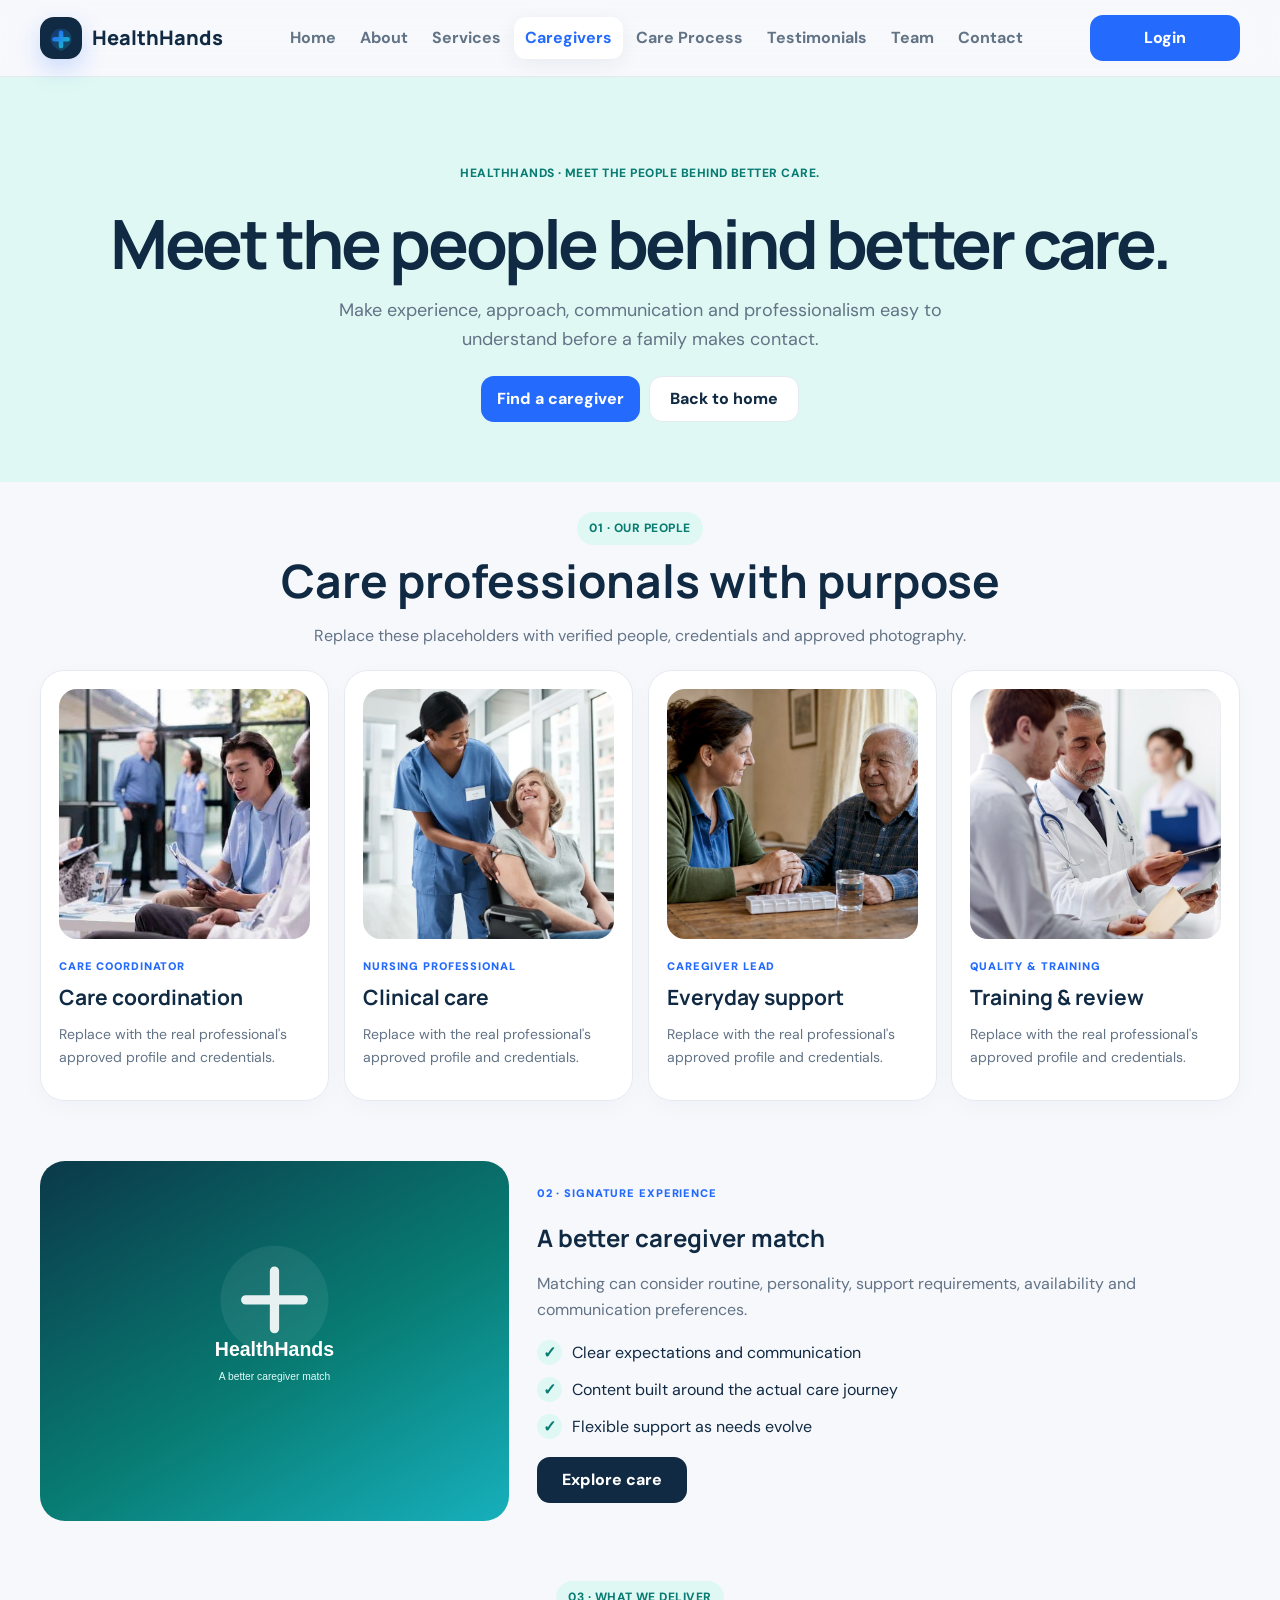
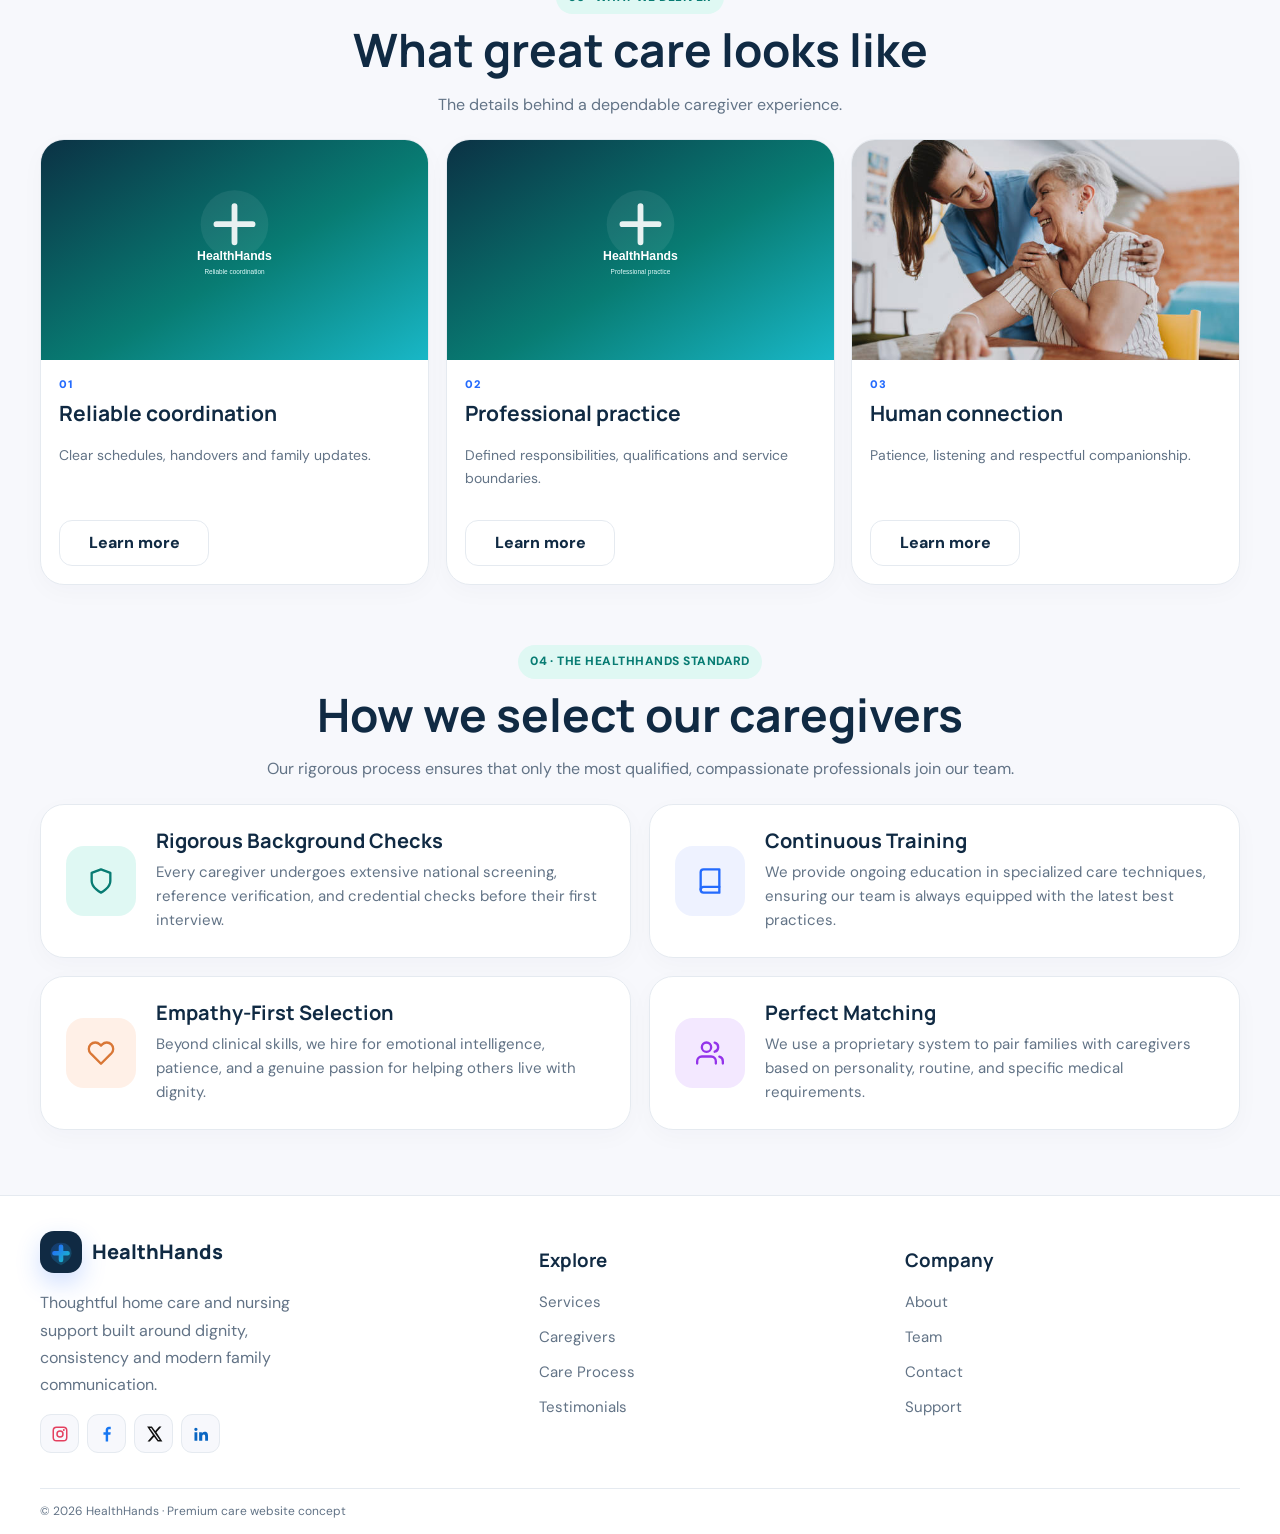
<file: caregivers.html>
<!DOCTYPE html>
<html lang="en">
<head>
<meta charset="UTF-8">
<meta name="viewport" content="width=device-width,initial-scale=1.0">
<meta name="theme-color" content="#102a43">
<title>HealthHands — Caregivers</title>
<link rel="icon" type="image/svg+xml" href="data:image/svg+xml,%3Csvg xmlns='http://www.w3.org/2000/svg' viewBox='0 0 64 64'%3E%3Cdefs%3E%3ClinearGradient id='g' x1='0%25' y1='0%25' x2='100%25' y2='100%25'%3E%3Cstop offset='0%25' stop-color='%23246bfd' /%3E%3Cstop offset='100%25' stop-color='%2319b8c8' /%3E%3C/linearGradient%3E%3C/defs%3E%3Crect width='64' height='64' rx='16' fill='%23102a43'/%3E%3Cpath d='M32 18 C22 18 16 25 16 34 C16 45 32 52 32 52 C32 52 48 45 48 34 C48 25 42 18 32 18 Z' fill='url(%23g)' opacity='0.25'/%3E%3Cpath d='M32 24 L32 44 M22 34 L42 34' stroke='url(%23g)' stroke-width='7' stroke-linecap='round'/%3E%3C/svg%3E">
<link rel="preconnect" href="https://fonts.googleapis.com">
<link rel="preconnect" href="https://fonts.gstatic.com" crossorigin>
<link href="https://fonts.googleapis.com/css2?family=DM+Sans:wght@400;500;600;700&family=Manrope:wght@500;600;700;800&display=swap" rel="stylesheet">
<link rel="stylesheet" href="css/style.css">
</head>
<body>
<header class="topbar">
<div class="container nav">
<div class="logo" onclick="go('home')"><svg class="logoMark" viewBox="0 0 64 64" xmlns="http://www.w3.org/2000/svg"><defs><linearGradient id="logoG" x1="0%" y1="0%" x2="100%" y2="100%"><stop offset="0%" stop-color="#246bfd" /><stop offset="100%" stop-color="#19b8c8" /></linearGradient></defs><rect width="64" height="64" rx="16" fill="#102a43"/><path d="M32 18 C22 18 16 25 16 34 C16 45 32 52 32 52 C32 52 48 45 48 34 C48 25 42 18 32 18 Z" fill="url(#logoG)" opacity="0.25"/><path d="M32 24 L32 44 M22 34 L42 34" stroke="url(#logoG)" stroke-width="7" stroke-linecap="round"/></svg>HealthHands</div>
<nav class="navlinks">
<button class="" onclick="go('home')">Home</button><button class="" onclick="go('about')">About</button><button class="" onclick="go('services')">Services</button><button class="active" onclick="go('caregivers')">Caregivers</button><button class="" onclick="go('process')">Care Process</button><button class="" onclick="go('testimonials')">Testimonials</button><button class="" onclick="go('team')">Team</button><button class="" onclick="go('contact')">Contact</button>
</nav>
<div class="navActions">
<button class="hamb" onclick="document.querySelector('.mobileNav').classList.toggle('hide')">☰</button>
<button class="btn blue desktopContact" onclick="go('login')">Login</button>
</div>
</div>
<div class="container mobileNav hide">
<button onclick="go('home')">Home</button><button onclick="go('about')">About</button><button onclick="go('services')">Services</button><button class="active" onclick="go('caregivers')">Caregivers</button><button onclick="go('process')">Care Process</button><button onclick="go('testimonials')">Testimonials</button><button onclick="go('team')">Team</button><button onclick="go('contact')">Contact</button>
<button class="btn blue" style="margin-top:10px" onclick="go('login')">Login</button>
</div>
</header><main>
<section class="pageHeroCenter"><div class="container"><div><span class="kicker">HealthHands · Meet the people behind better care.</span><h1>Meet the people behind better care.</h1><p>Make experience, approach, communication and professionalism easy to understand before a family makes contact.</p><div class="actions"><button class="btn blue" onclick="go('contact')">Find a caregiver</button><button class="btn light" onclick="go('home')">Back to home</button></div></div></div></section><section class="section"><div class="container"><div class="sectionHead"><span class="kicker">01 · Our people</span><h2>Care professionals with purpose</h2><p>Replace these placeholders with verified people, credentials and approved photography.</p></div><div class="profileGrid"><article class="card profile"><img loading="lazy" decoding="async" referrerpolicy="no-referrer" src="./image/Care coordination.png" alt="Care coordination"><span class="tag">Care Coordinator</span><h3>Care coordination</h3><p class="muted">Replace with the real professional's approved profile and credentials.</p></article><article class="card profile"><img loading="lazy" decoding="async" referrerpolicy="no-referrer" src="./image/Clinical care.png" alt="Clinical care"><span class="tag">Nursing Professional</span><h3>Clinical care</h3><p class="muted">Replace with the real professional's approved profile and credentials.</p></article><article class="card profile"><img loading="lazy" decoding="async" referrerpolicy="no-referrer" src="./image/Everyday support.png" alt="Everyday support"><span class="tag">Caregiver Lead</span><h3>Everyday support</h3><p class="muted">Replace with the real professional's approved profile and credentials.</p></article><article class="card profile"><img loading="lazy" decoding="async" referrerpolicy="no-referrer" src="./image/Training & review.png" alt="Training & review"><span class="tag">Quality & Training</span><h3>Training & review</h3><p class="muted">Replace with the real professional's approved profile and credentials.</p></article></div></div></section><section class="section"><div class="container serviceFeature"><img loading="lazy" decoding="async" referrerpolicy="no-referrer" src="https://images.pexels.com/photos/29372534/pexels-photo-29372534.jpeg?auto=compress&cs=tinysrgb&w=2400&q=88" alt="A better caregiver match"><div><span class="tag">02 · Signature experience</span><h2>A better caregiver match</h2><p class="muted" style="font-size:16px">Matching can consider routine, personality, support requirements, availability and communication preferences.</p><div class="featureList"><div class="feature"><b class="tick">✓</b><span>Clear expectations and communication</span></div><div class="feature"><b class="tick">✓</b><span>Content built around the actual care journey</span></div><div class="feature"><b class="tick">✓</b><span>Flexible support as needs evolve</span></div></div><button class="btn primary" onclick="go('contact')">Explore care</button></div></div></section><section class="section"><div class="container"><div class="sectionHead"><span class="kicker">03 · What we deliver</span><h2>What great care looks like</h2><p>The details behind a dependable caregiver experience.</p></div><div class="grid3"><article class="card"><div class="cardImage"><img loading="lazy" decoding="async" referrerpolicy="no-referrer" src="https://images.pexels.com/photos/6129153/pexels-photo-6129153.jpeg?auto=compress&cs=tinysrgb&w=2400&q=88" alt="Reliable coordination"></div><span class="tag">01</span><h3>Reliable coordination</h3><p class="muted">Clear schedules, handovers and family updates.</p><div class="actions"><button class="btn light" onclick="go('contact')">Learn more</button></div></article><article class="card"><div class="cardImage"><img loading="lazy" decoding="async" referrerpolicy="no-referrer" src="https://images.pexels.com/photos/6129680/pexels-photo-6129680.jpeg?auto=compress&cs=tinysrgb&w=2400&q=88" alt="Professional practice"></div><span class="tag">02</span><h3>Professional practice</h3><p class="muted">Defined responsibilities, qualifications and service boundaries.</p><div class="actions"><button class="btn light" onclick="go('contact')">Learn more</button></div></article><article class="card"><div class="cardImage"><img loading="lazy" decoding="async" referrerpolicy="no-referrer" src="./image/Human connection.png" alt="Human connection"></div><span class="tag">03</span><h3>Human connection</h3><p class="muted">Patience, listening and respectful companionship.</p><div class="actions"><button class="btn light" onclick="go('contact')">Learn more</button></div></article></div></div></section><section class="section"><div class="container"><div class="sectionHead"><span class="kicker">04 · The HealthHands Standard</span><h2>How we select our caregivers</h2><p>Our rigorous process ensures that only the most qualified, compassionate professionals join our team.</p></div><div class="grid2"><div class="card featureCard" style="display:flex;flex-direction:row;gap:20px;align-items:center;padding:25px;"><div style="width:70px;height:70px;border-radius:18px;background:var(--mint);color:#087c73;display:grid;place-items:center;flex-shrink:0;"><svg width="28" height="28" viewBox="0 0 24 24" fill="none" stroke="currentColor" stroke-width="2" stroke-linecap="round" stroke-linejoin="round"><path d="M12 22s8-4 8-10V5l-8-3-8 3v7c0 6 8 10 8 10z"></path></svg></div><div><h3 style="margin:0 0 8px 0;font-size:20px;">Rigorous Background Checks</h3><p class="muted" style="margin:0;font-size:15px;">Every caregiver undergoes extensive national screening, reference verification, and credential checks before their first interview.</p></div></div><div class="card featureCard" style="display:flex;flex-direction:row;gap:20px;align-items:center;padding:25px;"><div style="width:70px;height:70px;border-radius:18px;background:#eef2ff;color:var(--blue);display:grid;place-items:center;flex-shrink:0;"><svg width="28" height="28" viewBox="0 0 24 24" fill="none" stroke="currentColor" stroke-width="2" stroke-linecap="round" stroke-linejoin="round"><path d="M4 19.5A2.5 2.5 0 0 1 6.5 17H20"></path><path d="M6.5 2H20v20H6.5A2.5 2.5 0 0 1 4 19.5v-15A2.5 2.5 0 0 1 6.5 2z"></path></svg></div><div><h3 style="margin:0 0 8px 0;font-size:20px;">Continuous Training</h3><p class="muted" style="margin:0;font-size:15px;">We provide ongoing education in specialized care techniques, ensuring our team is always equipped with the latest best practices.</p></div></div><div class="card featureCard" style="display:flex;flex-direction:row;gap:20px;align-items:center;padding:25px;"><div style="width:70px;height:70px;border-radius:18px;background:#fff0e7;color:#d97736;display:grid;place-items:center;flex-shrink:0;"><svg width="28" height="28" viewBox="0 0 24 24" fill="none" stroke="currentColor" stroke-width="2" stroke-linecap="round" stroke-linejoin="round"><path d="M20.84 4.61a5.5 5.5 0 0 0-7.78 0L12 5.67l-1.06-1.06a5.5 5.5 0 0 0-7.78 7.78l1.06 1.06L12 21.23l7.78-7.78 1.06-1.06a5.5 5.5 0 0 0 0-7.78z"></path></svg></div><div><h3 style="margin:0 0 8px 0;font-size:20px;">Empathy-First Selection</h3><p class="muted" style="margin:0;font-size:15px;">Beyond clinical skills, we hire for emotional intelligence, patience, and a genuine passion for helping others live with dignity.</p></div></div><div class="card featureCard" style="display:flex;flex-direction:row;gap:20px;align-items:center;padding:25px;"><div style="width:70px;height:70px;border-radius:18px;background:#f3e8ff;color:#9333ea;display:grid;place-items:center;flex-shrink:0;"><svg width="28" height="28" viewBox="0 0 24 24" fill="none" stroke="currentColor" stroke-width="2" stroke-linecap="round" stroke-linejoin="round"><path d="M17 21v-2a4 4 0 0 0-4-4H5a4 4 0 0 0-4 4v2"></path><circle cx="9" cy="7" r="4"></circle><path d="M23 21v-2a4 4 0 0 0-3-3.87"></path><path d="M16 3.13a4 4 0 0 1 0 7.75"></path></svg></div><div><h3 style="margin:0 0 8px 0;font-size:20px;">Perfect Matching</h3><p class="muted" style="margin:0;font-size:15px;">We use a proprietary system to pair families with caregivers based on personality, routine, and specific medical requirements.</p></div></div></div></div></section></main><footer>
<div class="container footerGrid">
<div>
<div class="logo"><svg class="logoMark" viewBox="0 0 64 64" xmlns="http://www.w3.org/2000/svg"><defs><linearGradient id="logoG" x1="0%" y1="0%" x2="100%" y2="100%"><stop offset="0%" stop-color="#246bfd" /><stop offset="100%" stop-color="#19b8c8" /></linearGradient></defs><rect width="64" height="64" rx="16" fill="#102a43"/><path d="M32 18 C22 18 16 25 16 34 C16 45 32 52 32 52 C32 52 48 45 48 34 C48 25 42 18 32 18 Z" fill="url(#logoG)" opacity="0.25"/><path d="M32 24 L32 44 M22 34 L42 34" stroke="url(#logoG)" stroke-width="7" stroke-linecap="round"/></svg>HealthHands</div>
<p>Thoughtful home care and nursing support built around dignity, consistency and modern family communication.</p>
<div class="socials"><a class="social" href="#"><svg viewBox="0 0 24 24"><path fill="#E4405F" d="M7.4 2h9.2A5.4 5.4 0 0 1 22 7.4v9.2a5.4 5.4 0 0 1-5.4 5.4H7.4A5.4 5.4 0 0 1 2 16.6V7.4A5.4 5.4 0 0 1 7.4 2Zm0 2A3.4 3.4 0 0 0 4 7.4v9.2A3.4 3.4 0 0 0 7.4 20h9.2a3.4 3.4 0 0 0 3.4-3.4V7.4A3.4 3.4 0 0 0 16.6 4H7.4Zm9.7 1.4a1.3 1.3 0 1 1 0 2.6 1.3 1.3 0 0 1 0-2.6ZM12 7a5 5 0 1 1 0 10 5 5 0 0 1 0-10Zm0 2a3 3 0 1 0 0 6 3 3 0 0 0-0-6Z"/></svg></a><a class="social" href="#"><svg viewBox="0 0 24 24"><path fill="#1877F2" d="M13.5 22v-9h3l.5-3.5h-3.5V7.2c0-1 .28-1.7 1.74-1.7H17V2.37C16.62 2.32 15.72 2.25 14.67 2.25c-2.62 0-4.42 1.6-4.42 4.54v2.71H7.28V13h2.97v9h3.25Z"/></svg></a><a class="social" href="#"><svg viewBox="0 0 24 24"><path fill="#111" d="M18.9 2H22l-6.77 7.74L23.2 22h-6.25l-4.9-6.41L6.45 22H3.35l7.25-8.29L2.8 2h6.4l4.43 5.86L18.9 2Zm-1.1 17.9h1.73L8.28 4H6.42L17.8 19.9Z"/></svg></a><a class="social" href="#"><svg viewBox="0 0 24 24"><path fill="#0A66C2" d="M5.2 3.5A2.2 2.2 0 1 1 5.2 7.9a2.2 2.2 0 0 1 0-4.4ZM3.3 9.5h3.8V21H3.3V9.5Zm6.2 0h3.65v1.57h.05c.51-.96 1.75-1.97 3.6-1.97 3.85 0 4.56 2.53 4.56 5.82V21h-3.8v-5.39c0-1.29-.02-2.95-1.8-2.95-1.8 0-2.08 1.4-2.08 2.85V21H9.5V9.5Z"/></svg></a></div>
</div>
<div><h3>Explore</h3><div class="footerLinks"><a onclick="go('services')">Services</a><a onclick="go('caregivers')">Caregivers</a><a onclick="go('process')">Care Process</a><a onclick="go('testimonials')">Testimonials</a></div></div>
<div><h3>Company</h3><div class="footerLinks"><a onclick="go('about')">About</a><a onclick="go('team')">Team</a><a onclick="go('contact')">Contact</a><a onclick="go('contact')">Support</a></div></div>
</div>
<div class="container copyright">© 2026 HealthHands · Premium care website concept</div>
</footer>
<button class="toTop" id="topBtn" onclick="window.scrollTo({top:0,behavior:'smooth'}); return false;">↑</button>
<script src="js/script.js"></script>
</body>
</html>
</file>
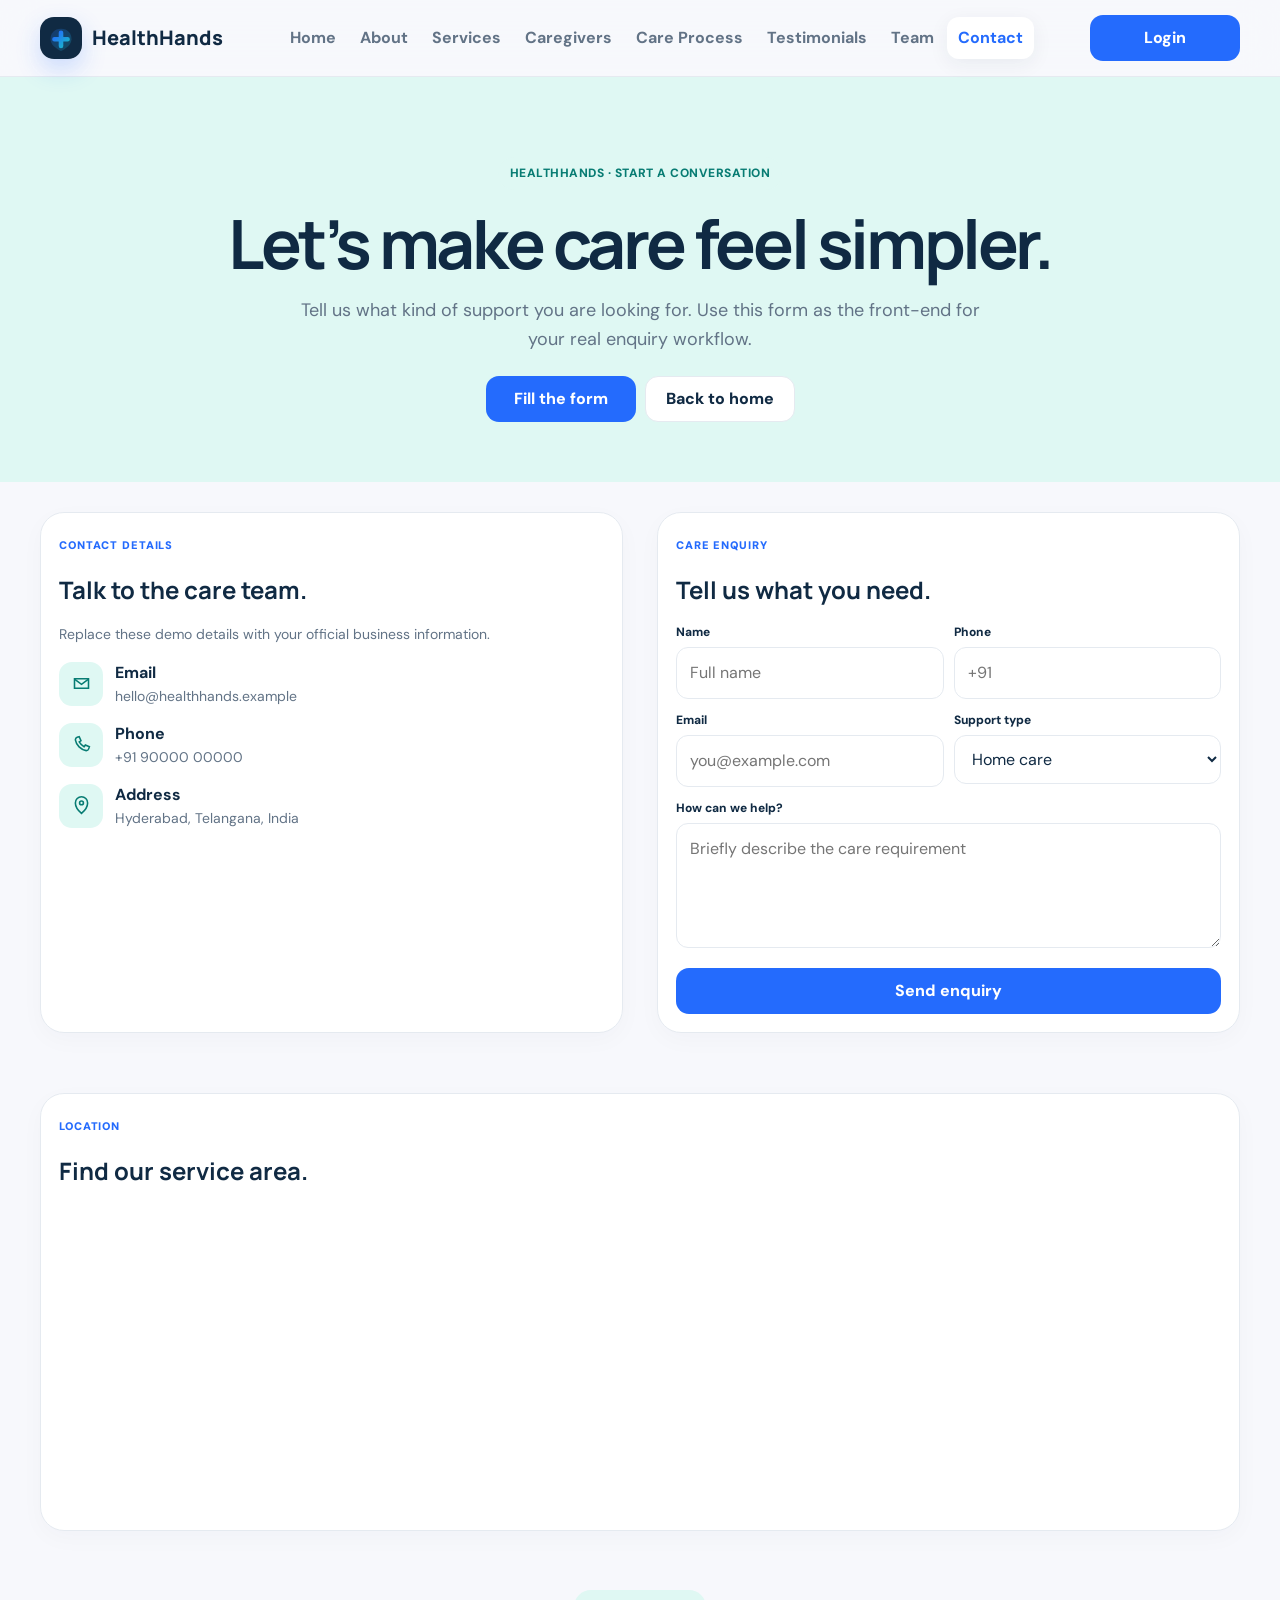
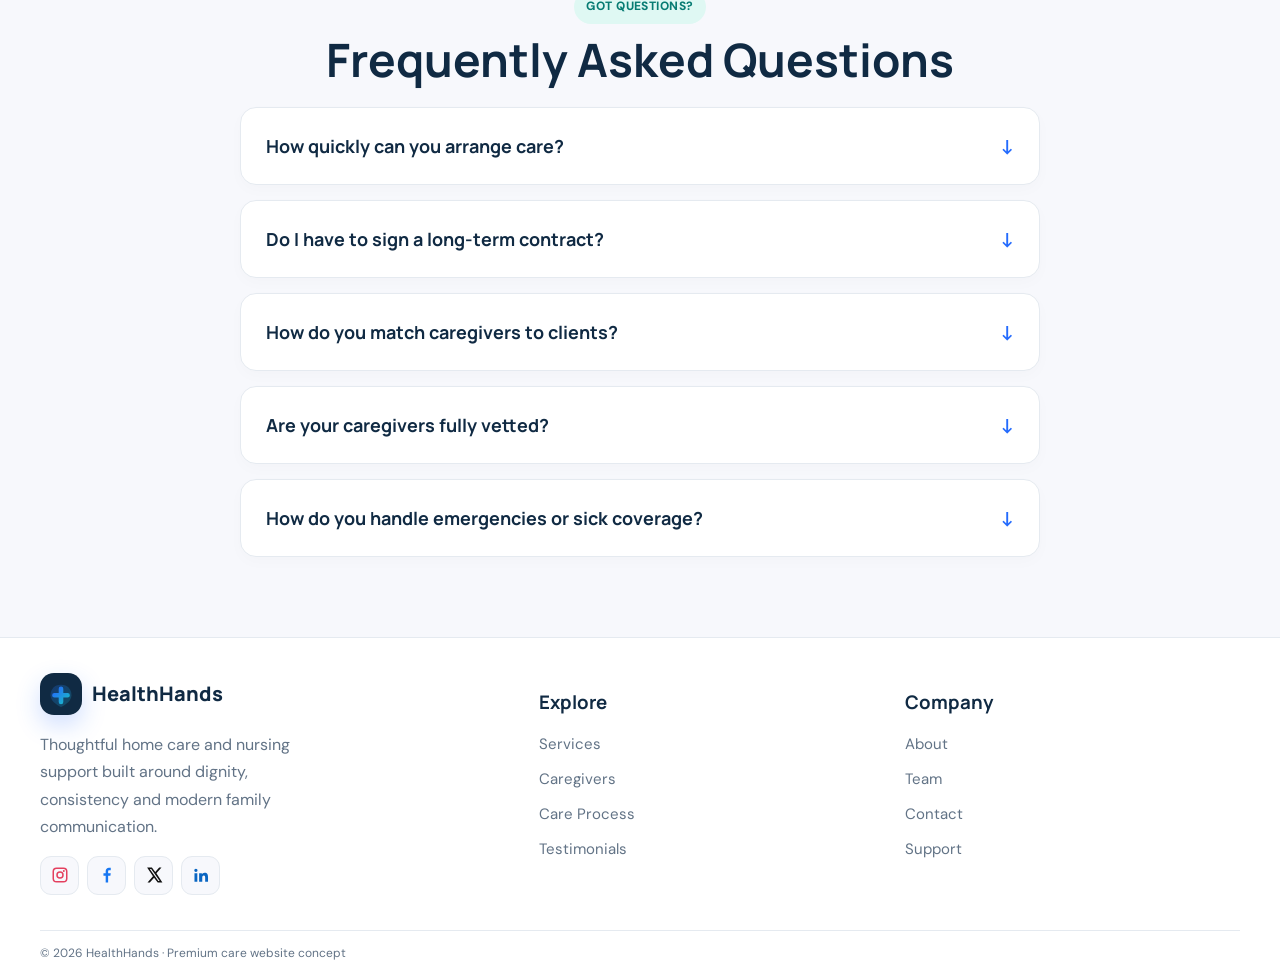
<file: contact.html>
<!DOCTYPE html>
<html lang="en">
<head>
<meta charset="UTF-8">
<meta name="viewport" content="width=device-width,initial-scale=1.0">
<meta name="theme-color" content="#102a43">
<title>HealthHands — Contact</title>
<link rel="icon" type="image/svg+xml" href="data:image/svg+xml,%3Csvg xmlns='http://www.w3.org/2000/svg' viewBox='0 0 64 64'%3E%3Cdefs%3E%3ClinearGradient id='g' x1='0%25' y1='0%25' x2='100%25' y2='100%25'%3E%3Cstop offset='0%25' stop-color='%23246bfd' /%3E%3Cstop offset='100%25' stop-color='%2319b8c8' /%3E%3C/linearGradient%3E%3C/defs%3E%3Crect width='64' height='64' rx='16' fill='%23102a43'/%3E%3Cpath d='M32 18 C22 18 16 25 16 34 C16 45 32 52 32 52 C32 52 48 45 48 34 C48 25 42 18 32 18 Z' fill='url(%23g)' opacity='0.25'/%3E%3Cpath d='M32 24 L32 44 M22 34 L42 34' stroke='url(%23g)' stroke-width='7' stroke-linecap='round'/%3E%3C/svg%3E">
<link rel="preconnect" href="https://fonts.googleapis.com">
<link rel="preconnect" href="https://fonts.gstatic.com" crossorigin>
<link href="https://fonts.googleapis.com/css2?family=DM+Sans:wght@400;500;600;700&family=Manrope:wght@500;600;700;800&display=swap" rel="stylesheet">
<link rel="stylesheet" href="css/style.css">
</head>
<body>
<header class="topbar">
<div class="container nav">
<div class="logo" onclick="go('home')"><svg class="logoMark" viewBox="0 0 64 64" xmlns="http://www.w3.org/2000/svg"><defs><linearGradient id="logoG" x1="0%" y1="0%" x2="100%" y2="100%"><stop offset="0%" stop-color="#246bfd" /><stop offset="100%" stop-color="#19b8c8" /></linearGradient></defs><rect width="64" height="64" rx="16" fill="#102a43"/><path d="M32 18 C22 18 16 25 16 34 C16 45 32 52 32 52 C32 52 48 45 48 34 C48 25 42 18 32 18 Z" fill="url(#logoG)" opacity="0.25"/><path d="M32 24 L32 44 M22 34 L42 34" stroke="url(#logoG)" stroke-width="7" stroke-linecap="round"/></svg>HealthHands</div>
<nav class="navlinks">
<button class="" onclick="go('home')">Home</button><button class="" onclick="go('about')">About</button><button class="" onclick="go('services')">Services</button><button class="" onclick="go('caregivers')">Caregivers</button><button class="" onclick="go('process')">Care Process</button><button class="" onclick="go('testimonials')">Testimonials</button><button class="" onclick="go('team')">Team</button><button class="active" onclick="go('contact')">Contact</button>
</nav>
<div class="navActions">
<button class="hamb" onclick="document.querySelector('.mobileNav').classList.toggle('hide')">☰</button>
<button class="btn blue desktopContact" onclick="go('login')">Login</button>
</div>
</div>
<div class="container mobileNav hide">
<button onclick="go('home')">Home</button><button onclick="go('about')">About</button><button onclick="go('services')">Services</button><button onclick="go('caregivers')">Caregivers</button><button onclick="go('process')">Care Process</button><button onclick="go('testimonials')">Testimonials</button><button onclick="go('team')">Team</button><button class="active" onclick="go('contact')">Contact</button>
<button class="btn blue" style="margin-top:10px" onclick="go('login')">Login</button>
</div>
</header><main>
<section class="pageHeroCenter"><div class="container"><div><span class="kicker">HealthHands · Start a conversation</span><h1>Let’s make care feel simpler.</h1><p>Tell us what kind of support you are looking for. Use this form as the front-end for your real enquiry workflow.</p><div class="actions"><button class="btn blue" onclick="window.scrollTo({top: 500, behavior: 'smooth'})">Fill the form</button><button class="btn light" onclick="go('home')">Back to home</button></div></div></div></section>
<section class="section"><div class="container contactGrid">
<div class="card"><span class="tag">CONTACT DETAILS</span><h2>Talk to the care team.</h2><p class="muted">Replace these demo details with your official business information.</p><div class="contactCard">
<div class="contactItem"><span class="contactIcon"><svg viewBox="0 0 24 24"><path fill="none" stroke="#087c73" stroke-width="1.8" d="M4 6.5h16v11H4z"/><path fill="none" stroke="#087c73" stroke-width="1.8" d="m4 7 8 6 8-6"/></svg></span><div><b>Email</b><div class="muted"><a href="mailto:hello@healthhands.example">hello@healthhands.example</a></div></div></div>
<div class="contactItem"><span class="contactIcon"><svg viewBox="0 0 24 24"><path fill="none" stroke="#087c73" stroke-width="1.8" stroke-linecap="round" d="M7 3.8 9.4 3l2 4.6-2 1.4a15.4 15.4 0 0 0 5.6 5.6l1.4-2 4.6 2-.8 2.4c-.4 1.2-1.5 2-2.8 2A15.2 15.2 0 0 1 5 6.6C5 5.3 5.8 4.2 7 3.8Z"/></svg></span><div><b>Phone</b><div class="muted">+91 90000 00000</div></div></div>
<div class="contactItem"><span class="contactIcon"><svg viewBox="0 0 24 24"><path fill="none" stroke="#087c73" stroke-width="1.8" d="M12 21s7-6.1 7-12A7 7 0 1 0 5 9c0 5.9 7 12 7 12Z"/><circle cx="12" cy="9" r="2.2" fill="none" stroke="#087c73" stroke-width="1.8"/></svg></span><div><b>Address</b><div class="muted">Hyderabad, Telangana, India</div></div></div>
</div></div>
<div class="card"><span class="tag">CARE ENQUIRY</span><h2>Tell us what you need.</h2><form onsubmit="event.preventDefault();alert('Demo enquiry submitted. Connect this form to your backend.');"><div class="fields"><div><label>Name</label><input required placeholder="Full name"></div><div><label>Phone</label><input required placeholder="+91"></div></div><div class="fields"><div><label>Email</label><input required type="email" placeholder="you@example.com"></div><div><label>Support type</label><select><option>Home care</option><option>Nursing</option><option>Recovery</option><option>Companionship</option></select></div></div><div><label>How can we help?</label><textarea placeholder="Briefly describe the care requirement"></textarea></div><button class="btn blue">Send enquiry</button></form></div>
</div></section>
<section class="section"><div class="container"><div class="card"><span class="tag">LOCATION</span><h2>Find our service area.</h2><iframe class="map" loading="lazy" src="https://www.openstreetmap.org/export/embed.html?bbox=78.38%2C17.35%2C78.58%2C17.50&layer=mapnik&marker=17.385%2C78.4867"></iframe></div></div></section>
<section class="section"><div class="container faqSection"><div class="sectionHead"><span class="kicker">Got questions?</span><h2>Frequently Asked Questions</h2></div><details class="faqItem"><summary>How quickly can you arrange care?</summary><p>We can typically arrange a care coordinator consultation within 24 hours, and often have a suitable caregiver ready to begin within 48 hours depending on the specific requirements and your location.</p></details><details class="faqItem"><summary>Do I have to sign a long-term contract?</summary><p>No, we offer flexible care plans without lock-in contracts. You can adjust the level of support as your needs evolve, giving your family complete control over the process.</p></details><details class="faqItem"><summary>How do you match caregivers to clients?</summary><p>Our proprietary matching system considers medical needs, personality traits, hobbies, and schedule availability. We believe a strong personal connection is just as important as clinical excellence.</p></details><details class="faqItem"><summary>Are your caregivers fully vetted?</summary><p>Yes. Every single caregiver undergoes comprehensive national background checks, verification of clinical credentials, and multiple interviews before they are invited to join the HealthHands team.</p></details><details class="faqItem"><summary>How do you handle emergencies or sick coverage?</summary><p>We provide 24/7 on-call support for all active clients. If your regular caregiver is sick or an emergency arises, our coordinator team will immediately arrange a highly qualified substitute to ensure completely continuous care.</p></details></div></section>
</main><footer>
<div class="container footerGrid">
<div>
<div class="logo"><svg class="logoMark" viewBox="0 0 64 64" xmlns="http://www.w3.org/2000/svg"><defs><linearGradient id="logoG" x1="0%" y1="0%" x2="100%" y2="100%"><stop offset="0%" stop-color="#246bfd" /><stop offset="100%" stop-color="#19b8c8" /></linearGradient></defs><rect width="64" height="64" rx="16" fill="#102a43"/><path d="M32 18 C22 18 16 25 16 34 C16 45 32 52 32 52 C32 52 48 45 48 34 C48 25 42 18 32 18 Z" fill="url(#logoG)" opacity="0.25"/><path d="M32 24 L32 44 M22 34 L42 34" stroke="url(#logoG)" stroke-width="7" stroke-linecap="round"/></svg>HealthHands</div>
<p>Thoughtful home care and nursing support built around dignity, consistency and modern family communication.</p>
<div class="socials"><a class="social" href="#"><svg viewBox="0 0 24 24"><path fill="#E4405F" d="M7.4 2h9.2A5.4 5.4 0 0 1 22 7.4v9.2a5.4 5.4 0 0 1-5.4 5.4H7.4A5.4 5.4 0 0 1 2 16.6V7.4A5.4 5.4 0 0 1 7.4 2Zm0 2A3.4 3.4 0 0 0 4 7.4v9.2A3.4 3.4 0 0 0 7.4 20h9.2a3.4 3.4 0 0 0 3.4-3.4V7.4A3.4 3.4 0 0 0 16.6 4H7.4Zm9.7 1.4a1.3 1.3 0 1 1 0 2.6 1.3 1.3 0 0 1 0-2.6ZM12 7a5 5 0 1 1 0 10 5 5 0 0 1 0-10Zm0 2a3 3 0 1 0 0 6 3 3 0 0 0-0-6Z"/></svg></a><a class="social" href="#"><svg viewBox="0 0 24 24"><path fill="#1877F2" d="M13.5 22v-9h3l.5-3.5h-3.5V7.2c0-1 .28-1.7 1.74-1.7H17V2.37C16.62 2.32 15.72 2.25 14.67 2.25c-2.62 0-4.42 1.6-4.42 4.54v2.71H7.28V13h2.97v9h3.25Z"/></svg></a><a class="social" href="#"><svg viewBox="0 0 24 24"><path fill="#111" d="M18.9 2H22l-6.77 7.74L23.2 22h-6.25l-4.9-6.41L6.45 22H3.35l7.25-8.29L2.8 2h6.4l4.43 5.86L18.9 2Zm-1.1 17.9h1.73L8.28 4H6.42L17.8 19.9Z"/></svg></a><a class="social" href="#"><svg viewBox="0 0 24 24"><path fill="#0A66C2" d="M5.2 3.5A2.2 2.2 0 1 1 5.2 7.9a2.2 2.2 0 0 1 0-4.4ZM3.3 9.5h3.8V21H3.3V9.5Zm6.2 0h3.65v1.57h.05c.51-.96 1.75-1.97 3.6-1.97 3.85 0 4.56 2.53 4.56 5.82V21h-3.8v-5.39c0-1.29-.02-2.95-1.8-2.95-1.8 0-2.08 1.4-2.08 2.85V21H9.5V9.5Z"/></svg></a></div>
</div>
<div><h3>Explore</h3><div class="footerLinks"><a onclick="go('services')">Services</a><a onclick="go('caregivers')">Caregivers</a><a onclick="go('process')">Care Process</a><a onclick="go('testimonials')">Testimonials</a></div></div>
<div><h3>Company</h3><div class="footerLinks"><a onclick="go('about')">About</a><a onclick="go('team')">Team</a><a onclick="go('contact')">Contact</a><a onclick="go('contact')">Support</a></div></div>
</div>
<div class="container copyright">© 2026 HealthHands · Premium care website concept</div>
</footer>
<button class="toTop" id="topBtn" onclick="window.scrollTo({top:0,behavior:'smooth'}); return false;">↑</button>
<script src="js/script.js"></script>
</body>
</html>
</file>
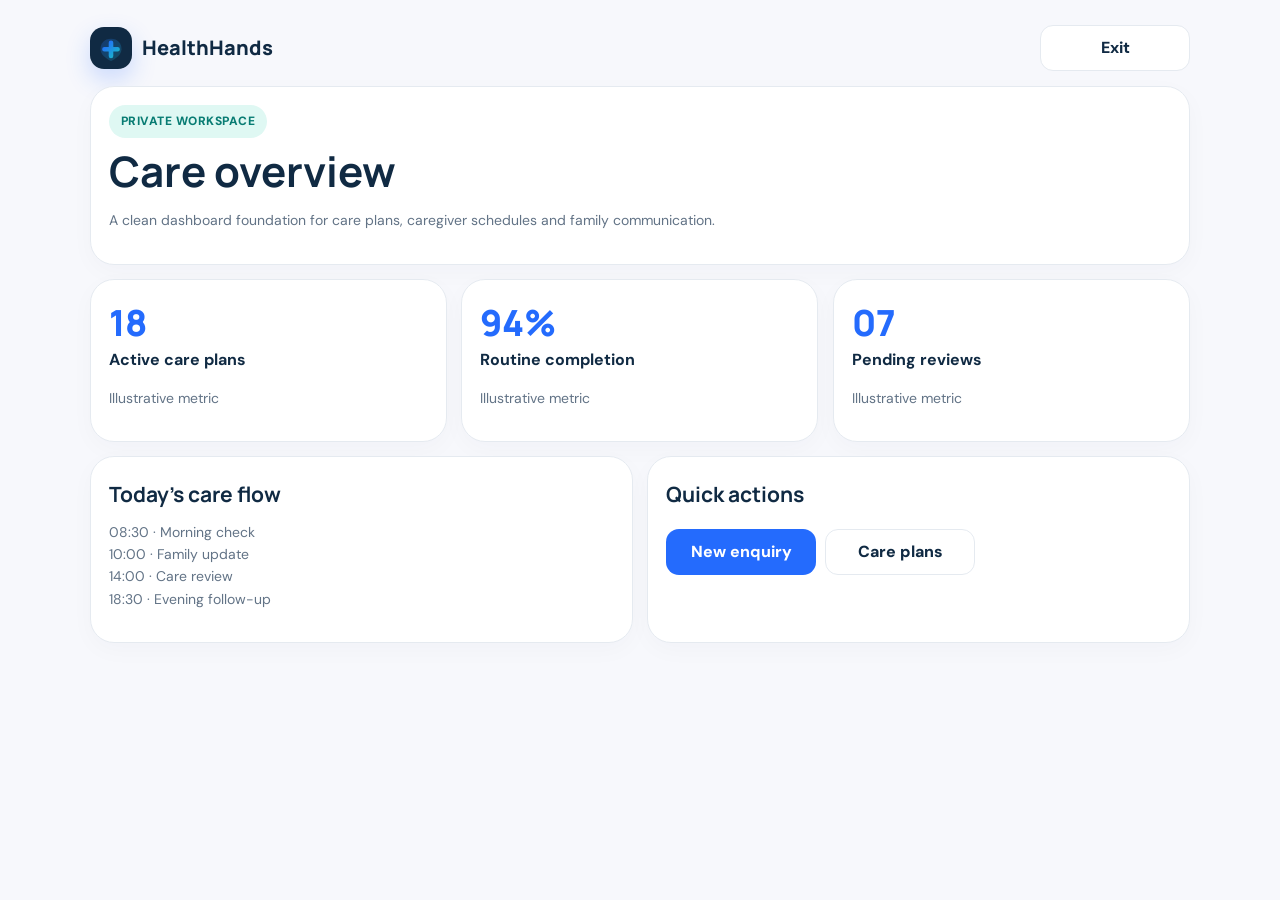
<file: dashboard.html>
<!DOCTYPE html>
<html lang="en">
<head>
<meta charset="UTF-8">
<meta name="viewport" content="width=device-width,initial-scale=1.0">
<meta name="theme-color" content="#102a43">
<title>HealthHands — Dashboard</title>
<link rel="icon" type="image/svg+xml" href="data:image/svg+xml,%3Csvg xmlns='http://www.w3.org/2000/svg' viewBox='0 0 64 64'%3E%3Cdefs%3E%3ClinearGradient id='g' x1='0%25' y1='0%25' x2='100%25' y2='100%25'%3E%3Cstop offset='0%25' stop-color='%23246bfd' /%3E%3Cstop offset='100%25' stop-color='%2319b8c8' /%3E%3C/linearGradient%3E%3C/defs%3E%3Crect width='64' height='64' rx='16' fill='%23102a43'/%3E%3Cpath d='M32 18 C22 18 16 25 16 34 C16 45 32 52 32 52 C32 52 48 45 48 34 C48 25 42 18 32 18 Z' fill='url(%23g)' opacity='0.25'/%3E%3Cpath d='M32 24 L32 44 M22 34 L42 34' stroke='url(%23g)' stroke-width='7' stroke-linecap='round'/%3E%3C/svg%3E">
<link rel="preconnect" href="https://fonts.googleapis.com">
<link rel="preconnect" href="https://fonts.gstatic.com" crossorigin>
<link href="https://fonts.googleapis.com/css2?family=DM+Sans:wght@400;500;600;700&family=Manrope:wght@500;600;700;800&display=swap" rel="stylesheet">
<link rel="stylesheet" href="css/style.css">
</head>
<body>
<main class="dashboard"><div class="dashWrap">
<div class="dashHeader"><div class="logo"><svg class="logoMark" viewBox="0 0 64 64" xmlns="http://www.w3.org/2000/svg"><defs><linearGradient id="logoG" x1="0%" y1="0%" x2="100%" y2="100%"><stop offset="0%" stop-color="#246bfd" /><stop offset="100%" stop-color="#19b8c8" /></linearGradient></defs><rect width="64" height="64" rx="16" fill="#102a43"/><path d="M32 18 C22 18 16 25 16 34 C16 45 32 52 32 52 C32 52 48 45 48 34 C48 25 42 18 32 18 Z" fill="url(#logoG)" opacity="0.25"/><path d="M32 24 L32 44 M22 34 L42 34" stroke="url(#logoG)" stroke-width="7" stroke-linecap="round"/></svg>HealthHands</div><button class="btn light" onclick="go('home')">Exit</button></div>
<div class="card" style="margin-bottom:14px"><span class="kicker">PRIVATE WORKSPACE</span><h1 style="margin:10px 0;font-size:42px">Care overview</h1><p class="muted">A clean dashboard foundation for care plans, caregiver schedules and family communication.</p></div>
<div class="dashCards"><div class="card"><div class="dashNumber">18</div><b>Active care plans</b><p class="muted">Illustrative metric</p></div><div class="card"><div class="dashNumber">94%</div><b>Routine completion</b><p class="muted">Illustrative metric</p></div><div class="card"><div class="dashNumber">07</div><b>Pending reviews</b><p class="muted">Illustrative metric</p></div></div>
<div class="dashRows"><div class="card"><h3>Today’s care flow</h3><p class="muted">08:30 · Morning check<br>10:00 · Family update<br>14:00 · Care review<br>18:30 · Evening follow-up</p></div><div class="card"><h3>Quick actions</h3><div class="actions"><button class="btn blue" onclick="go('contact')">New enquiry</button><button class="btn light">Care plans</button></div></div></div>
</div></main>
<script src="js/script.js"></script>
</body>
</html>
</file>
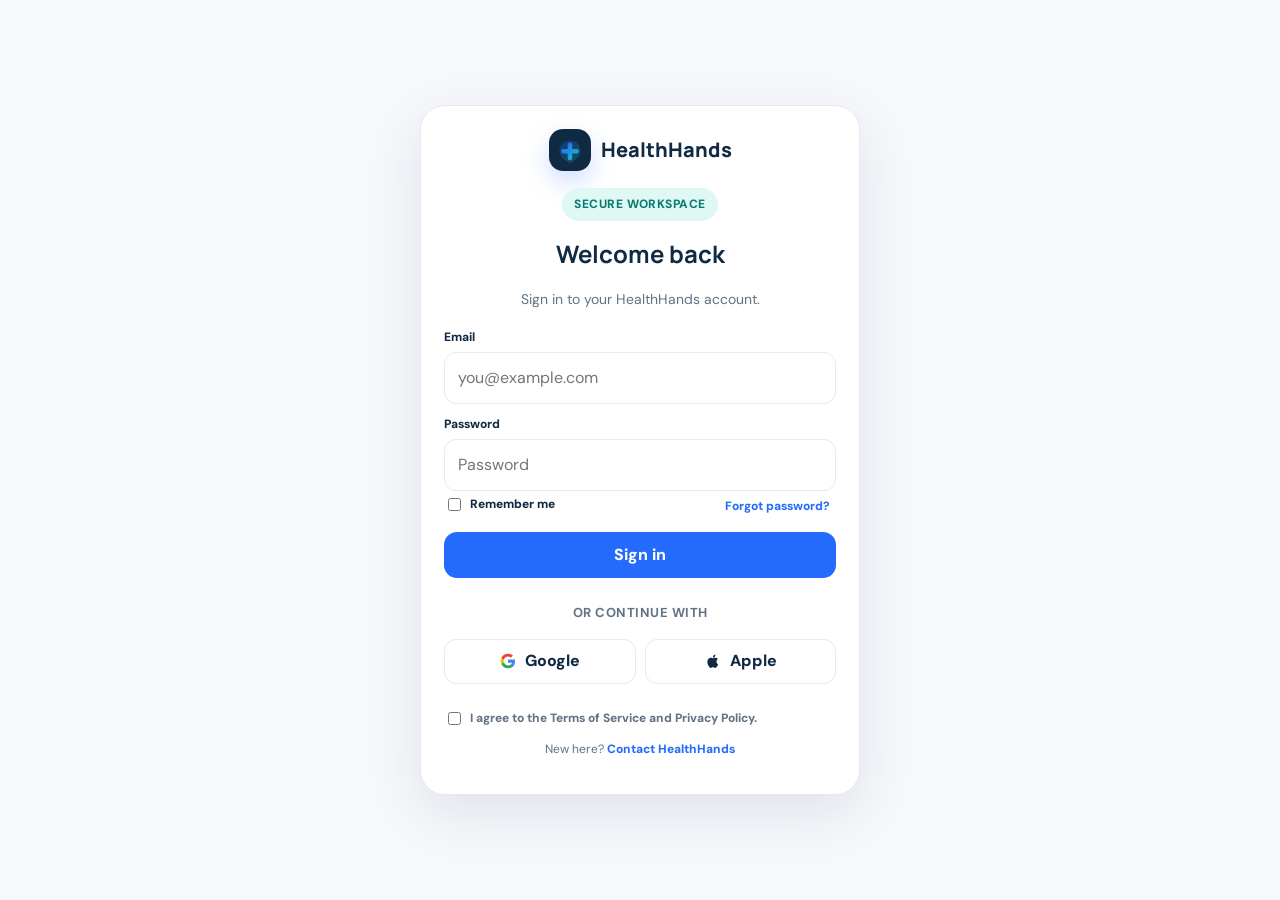
<file: login.html>
<!DOCTYPE html>
<html lang="en">
<head>
<meta charset="UTF-8">
<meta name="viewport" content="width=device-width,initial-scale=1.0">
<meta name="theme-color" content="#102a43">
<title>HealthHands — Login</title>
<link rel="icon" type="image/svg+xml" href="data:image/svg+xml,%3Csvg xmlns='http://www.w3.org/2000/svg' viewBox='0 0 64 64'%3E%3Cdefs%3E%3ClinearGradient id='g' x1='0%25' y1='0%25' x2='100%25' y2='100%25'%3E%3Cstop offset='0%25' stop-color='%23246bfd' /%3E%3Cstop offset='100%25' stop-color='%2319b8c8' /%3E%3C/linearGradient%3E%3C/defs%3E%3Crect width='64' height='64' rx='16' fill='%23102a43'/%3E%3Cpath d='M32 18 C22 18 16 25 16 34 C16 45 32 52 32 52 C32 52 48 45 48 34 C48 25 42 18 32 18 Z' fill='url(%23g)' opacity='0.25'/%3E%3Cpath d='M32 24 L32 44 M22 34 L42 34' stroke='url(%23g)' stroke-width='7' stroke-linecap='round'/%3E%3C/svg%3E">
<link rel="preconnect" href="https://fonts.googleapis.com">
<link rel="preconnect" href="https://fonts.gstatic.com" crossorigin>
<link href="https://fonts.googleapis.com/css2?family=DM+Sans:wght@400;500;600;700&family=Manrope:wght@500;600;700;800&display=swap" rel="stylesheet">
<link rel="stylesheet" href="css/style.css">
</head>
<body>
<main class="auth"><div class="authWrap">
<div class="authCard">
<div class="logo authLogo" onclick="go('home')"><svg class="logoMark" viewBox="0 0 64 64" xmlns="http://www.w3.org/2000/svg"><defs><linearGradient id="logoG" x1="0%" y1="0%" x2="100%" y2="100%"><stop offset="0%" stop-color="#246bfd" /><stop offset="100%" stop-color="#19b8c8" /></linearGradient></defs><rect width="64" height="64" rx="16" fill="#102a43"/><path d="M32 18 C22 18 16 25 16 34 C16 45 32 52 32 52 C32 52 48 45 48 34 C48 25 42 18 32 18 Z" fill="url(#logoG)" opacity="0.25"/><path d="M32 24 L32 44 M22 34 L42 34" stroke="url(#logoG)" stroke-width="7" stroke-linecap="round"/></svg>HealthHands</div>
<div class="authTitle"><span class="kicker">Secure workspace</span><h2>Welcome back</h2><p class="muted">Sign in to your HealthHands account.</p></div>
<div class="authFields"><div><label>Email</label><input type="email" placeholder="you@example.com"></div><div><label>Password</label><input type="password" placeholder="Password"></div></div>
<div class="authOptions"><label class="remember"><input type="checkbox"> Remember me</label><button class="forgot">Forgot password?</button></div>
<button class="btn blue" style="width:100%" onclick="go('dashboard')">Sign in</button>
<div style="text-align:center; margin: 25px 0 15px; color: var(--muted); font-size: 13px; font-weight: 700; text-transform: uppercase; letter-spacing: 0.5px;">Or continue with</div>
<div class="socialLogin"><button><svg viewBox="0 0 24 24"><path fill="#4285F4" d="M21.35 12.27c0-.79-.07-1.55-.2-2.27H12v4.3h5.24a4.48 4.48 0 0 1-1.94 2.94v2.45h3.14c1.84-1.69 2.91-4.18 2.91-7.42Z"/><path fill="#34A853" d="M12 21.75c2.63 0 4.84-.87 6.46-2.36l-3.14-2.45c-.87.58-1.98.92-3.32.92-2.55 0-4.71-1.72-5.49-4.04H3.27v2.53A9.75 9.75 0 0 0 12 21.75Z"/><path fill="#FBBC05" d="M6.51 13.82A5.86 5.86 0 0 1 6.2 12c0-.63.11-1.24.31-1.82V7.65H3.27A9.76 9.76 0 0 0 2.25 12c0 1.57.38 3.06 1.02 4.35l3.24-2.53Z"/><path fill="#EA4335" d="M12 6.14c1.43 0 2.71.49 3.72 1.45l2.79-2.79C16.84 3.24 14.63 2.25 12 2.25a9.75 9.75 0 0 0-8.73 5.4l3.24 2.53C7.29 7.86 9.45 6.14 12 6.14Z"/></svg> Google</button><button><svg viewBox="0 0 24 24"><path fill="currentColor" d="M16.6 12.8c0-2.25 1.84-3.34 1.92-3.39a4.15 4.15 0 0 0-3.26-1.76c-1.38-.14-2.7.82-3.4.82-.71 0-1.8-.8-2.96-.78a4.36 4.36 0 0 0-3.67 2.24c-1.58 2.74-.4 6.79 1.12 9.01.74 1.09 1.62 2.31 2.77 2.27 1.12-.05 1.54-.72 2.89-.72s1.73.72 2.9.69c1.2-.02 1.96-1.09 2.69-2.18a8.92 8.92 0 0 0 1.22-2.52 3.9 3.9 0 0 1-2.22-3.68ZM14.38 6.2a3.8 3.8 0 0 0 .87-2.75 3.93 3.93 0 0 0-2.52 1.3 3.62 3.62 0 0 0-.9 2.63 3.24 3.24 0 0 0 2.55-1.18Z"/></svg> Apple</button></div>
<label class="terms" style="margin-top: 25px;"><input type="checkbox"> I agree to the Terms of Service and Privacy Policy.</label>
<p class="muted" style="text-align:center;font-size:12px">New here? <a href="contact.html" style="color:var(--blue);font-weight:800">Contact HealthHands</a></p>
</div></div></main>
<script src="js/script.js"></script>
</body>
</html>
</file>
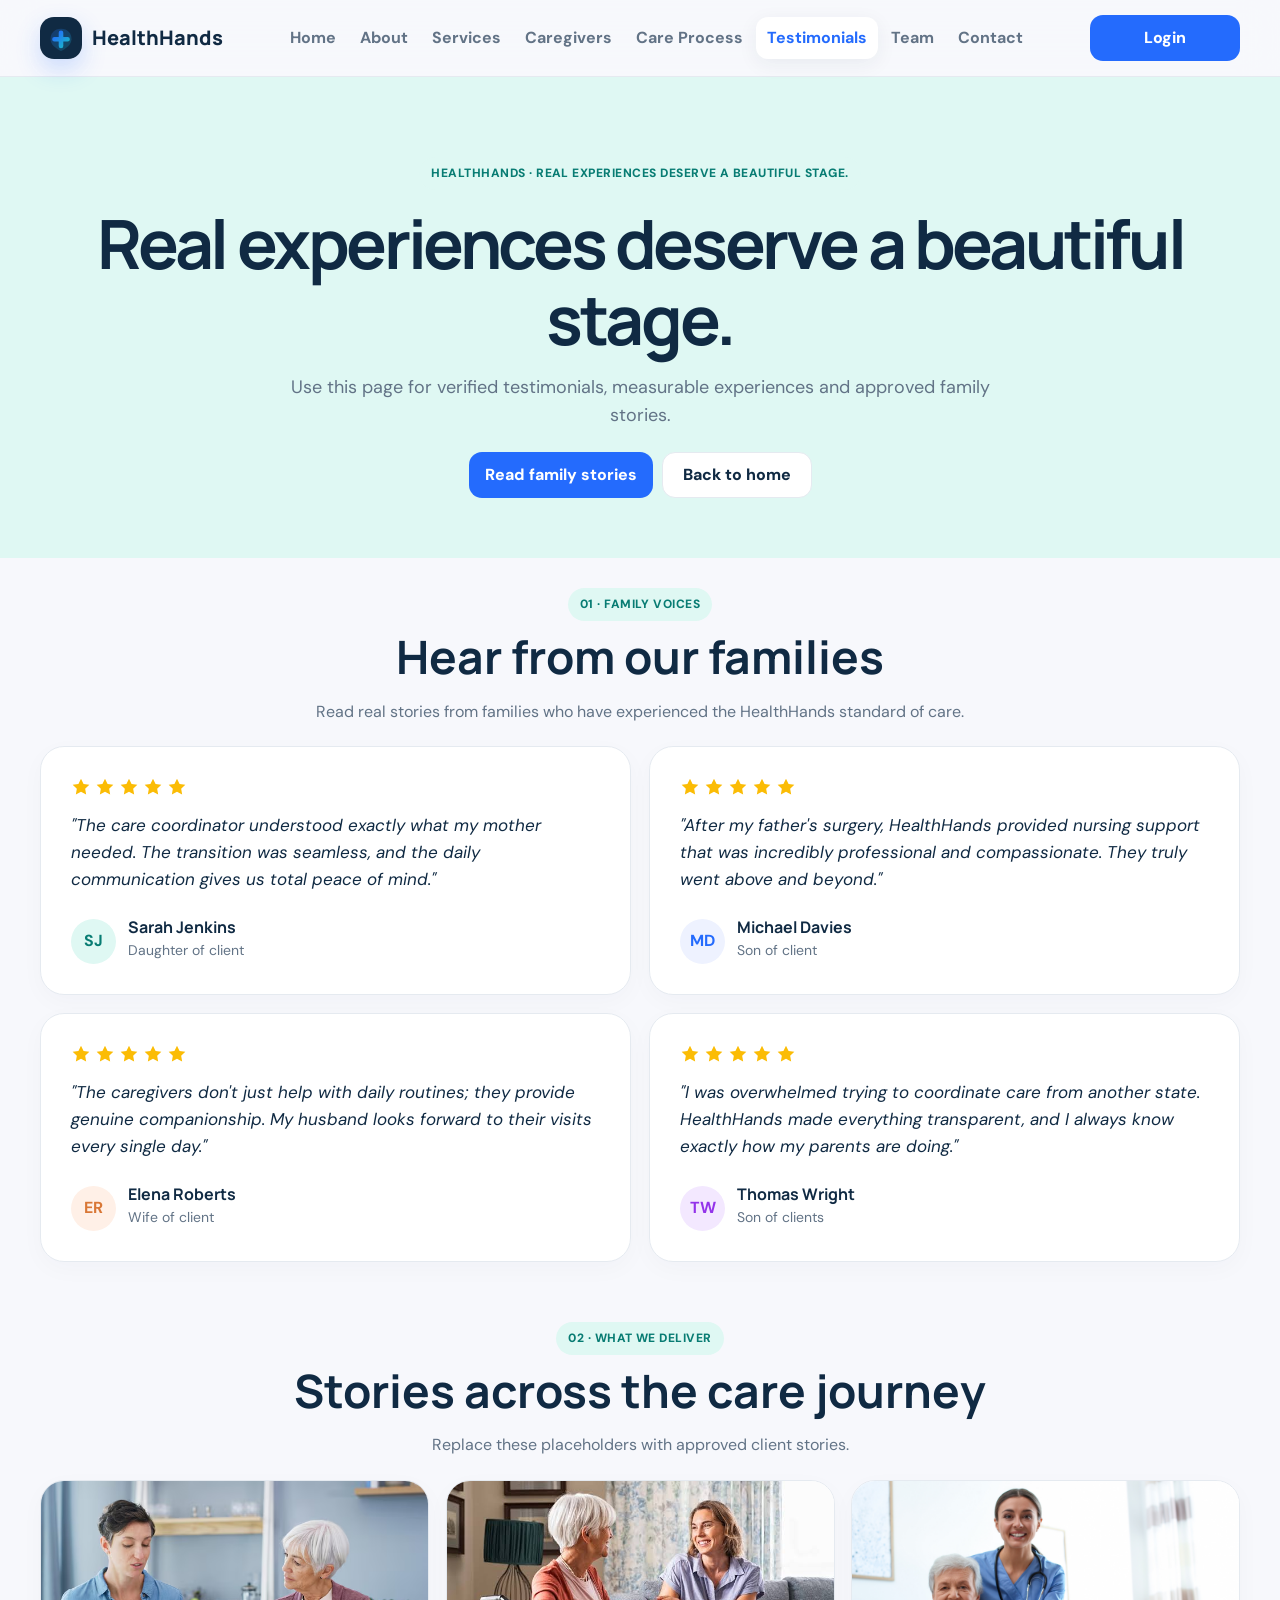
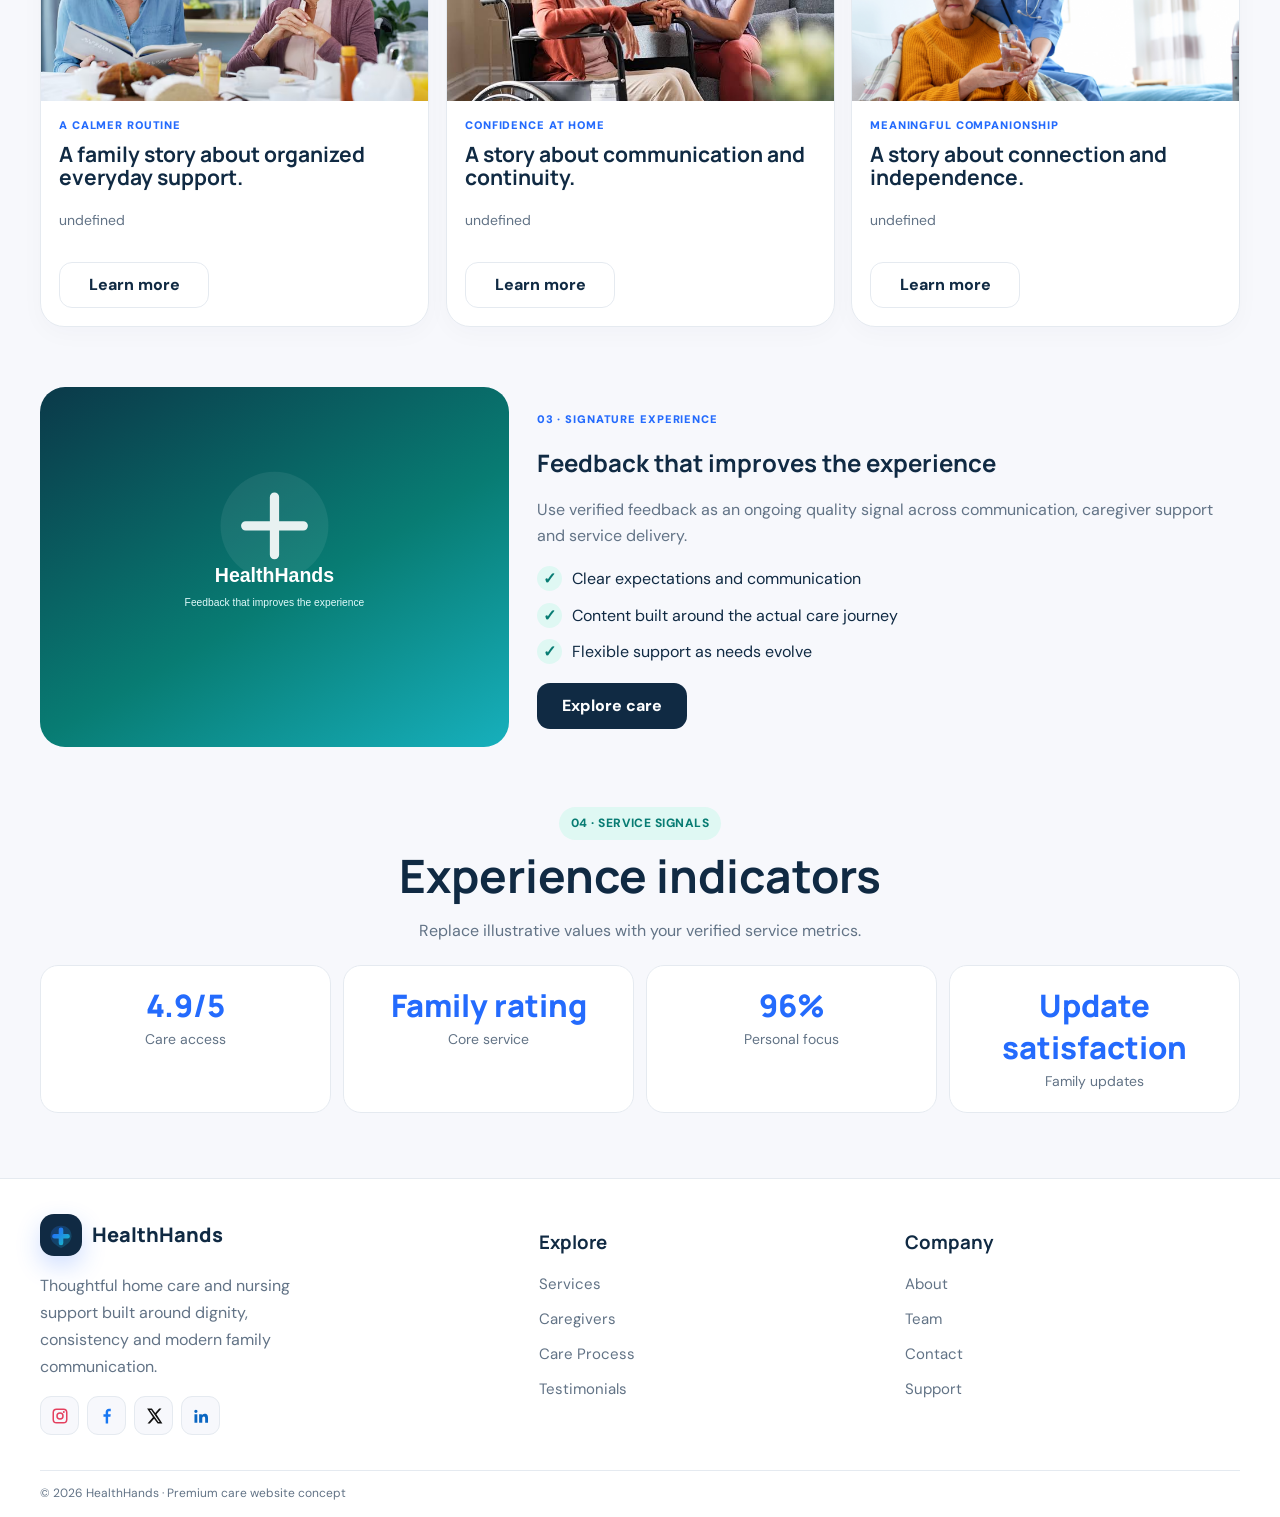
<file: testimonials.html>
<!DOCTYPE html>
<html lang="en">
<head>
<meta charset="UTF-8">
<meta name="viewport" content="width=device-width,initial-scale=1.0">
<meta name="theme-color" content="#102a43">
<title>HealthHands — Testimonials</title>
<link rel="icon" type="image/svg+xml" href="data:image/svg+xml,%3Csvg xmlns='http://www.w3.org/2000/svg' viewBox='0 0 64 64'%3E%3Cdefs%3E%3ClinearGradient id='g' x1='0%25' y1='0%25' x2='100%25' y2='100%25'%3E%3Cstop offset='0%25' stop-color='%23246bfd' /%3E%3Cstop offset='100%25' stop-color='%2319b8c8' /%3E%3C/linearGradient%3E%3C/defs%3E%3Crect width='64' height='64' rx='16' fill='%23102a43'/%3E%3Cpath d='M32 18 C22 18 16 25 16 34 C16 45 32 52 32 52 C32 52 48 45 48 34 C48 25 42 18 32 18 Z' fill='url(%23g)' opacity='0.25'/%3E%3Cpath d='M32 24 L32 44 M22 34 L42 34' stroke='url(%23g)' stroke-width='7' stroke-linecap='round'/%3E%3C/svg%3E">
<link rel="preconnect" href="https://fonts.googleapis.com">
<link rel="preconnect" href="https://fonts.gstatic.com" crossorigin>
<link href="https://fonts.googleapis.com/css2?family=DM+Sans:wght@400;500;600;700&family=Manrope:wght@500;600;700;800&display=swap" rel="stylesheet">
<link rel="stylesheet" href="css/style.css">
</head>
<body>
<header class="topbar">
<div class="container nav">
<div class="logo" onclick="go('home')"><svg class="logoMark" viewBox="0 0 64 64" xmlns="http://www.w3.org/2000/svg"><defs><linearGradient id="logoG" x1="0%" y1="0%" x2="100%" y2="100%"><stop offset="0%" stop-color="#246bfd" /><stop offset="100%" stop-color="#19b8c8" /></linearGradient></defs><rect width="64" height="64" rx="16" fill="#102a43"/><path d="M32 18 C22 18 16 25 16 34 C16 45 32 52 32 52 C32 52 48 45 48 34 C48 25 42 18 32 18 Z" fill="url(#logoG)" opacity="0.25"/><path d="M32 24 L32 44 M22 34 L42 34" stroke="url(#logoG)" stroke-width="7" stroke-linecap="round"/></svg>HealthHands</div>
<nav class="navlinks">
<button class="" onclick="go('home')">Home</button><button class="" onclick="go('about')">About</button><button class="" onclick="go('services')">Services</button><button class="" onclick="go('caregivers')">Caregivers</button><button class="" onclick="go('process')">Care Process</button><button class="active" onclick="go('testimonials')">Testimonials</button><button class="" onclick="go('team')">Team</button><button class="" onclick="go('contact')">Contact</button>
</nav>
<div class="navActions">
<button class="hamb" onclick="document.querySelector('.mobileNav').classList.toggle('hide')">☰</button>
<button class="btn blue desktopContact" onclick="go('login')">Login</button>
</div>
</div>
<div class="container mobileNav hide">
<button onclick="go('home')">Home</button><button onclick="go('about')">About</button><button onclick="go('services')">Services</button><button onclick="go('caregivers')">Caregivers</button><button onclick="go('process')">Care Process</button><button class="active" onclick="go('testimonials')">Testimonials</button><button onclick="go('team')">Team</button><button onclick="go('contact')">Contact</button>
<button class="btn blue" style="margin-top:10px" onclick="go('login')">Login</button>
</div>
</header><main>
<section class="pageHeroCenter"><div class="container"><div><span class="kicker">HealthHands · Real experiences deserve a beautiful stage.</span><h1>Real experiences deserve a beautiful stage.</h1><p>Use this page for verified testimonials, measurable experiences and approved family stories.</p><div class="actions"><button class="btn blue" onclick="go('contact')">Read family stories</button><button class="btn light" onclick="go('home')">Back to home</button></div></div></div></section><section class="section"><div class="container"><div class="sectionHead"><span class="kicker">01 · Family Voices</span><h2>Hear from our families</h2><p>Read real stories from families who have experienced the HealthHands standard of care.</p></div><div class="grid2"><div class="card" style="padding:30px;display:flex;flex-direction:column;gap:15px;"><div style="color:#FBBC05;display:flex;gap:4px;"><svg width="20" height="20" viewBox="0 0 24 24" fill="currentColor"><path d="M12 2l3.09 6.26L22 9.27l-5 4.87 1.18 6.88L12 17.77l-6.18 3.25L7 14.14 2 9.27l6.91-1.01L12 2z"/></svg><svg width="20" height="20" viewBox="0 0 24 24" fill="currentColor"><path d="M12 2l3.09 6.26L22 9.27l-5 4.87 1.18 6.88L12 17.77l-6.18 3.25L7 14.14 2 9.27l6.91-1.01L12 2z"/></svg><svg width="20" height="20" viewBox="0 0 24 24" fill="currentColor"><path d="M12 2l3.09 6.26L22 9.27l-5 4.87 1.18 6.88L12 17.77l-6.18 3.25L7 14.14 2 9.27l6.91-1.01L12 2z"/></svg><svg width="20" height="20" viewBox="0 0 24 24" fill="currentColor"><path d="M12 2l3.09 6.26L22 9.27l-5 4.87 1.18 6.88L12 17.77l-6.18 3.25L7 14.14 2 9.27l6.91-1.01L12 2z"/></svg><svg width="20" height="20" viewBox="0 0 24 24" fill="currentColor"><path d="M12 2l3.09 6.26L22 9.27l-5 4.87 1.18 6.88L12 17.77l-6.18 3.25L7 14.14 2 9.27l6.91-1.01L12 2z"/></svg></div><p style="font-size:17px;font-style:italic;margin:0;flex-grow:1;color:var(--ink);">"The care coordinator understood exactly what my mother needed. The transition was seamless, and the daily communication gives us total peace of mind."</p><div style="display:flex;align-items:center;gap:12px;margin-top:10px;"><div style="width:45px;height:45px;border-radius:50%;background:var(--mint);color:#087c73;display:grid;place-items:center;font-weight:bold;">SJ</div><div><h4 style="margin:0;font-size:16px;">Sarah Jenkins</h4><span class="muted" style="font-size:14px;">Daughter of client</span></div></div></div><div class="card" style="padding:30px;display:flex;flex-direction:column;gap:15px;"><div style="color:#FBBC05;display:flex;gap:4px;"><svg width="20" height="20" viewBox="0 0 24 24" fill="currentColor"><path d="M12 2l3.09 6.26L22 9.27l-5 4.87 1.18 6.88L12 17.77l-6.18 3.25L7 14.14 2 9.27l6.91-1.01L12 2z"/></svg><svg width="20" height="20" viewBox="0 0 24 24" fill="currentColor"><path d="M12 2l3.09 6.26L22 9.27l-5 4.87 1.18 6.88L12 17.77l-6.18 3.25L7 14.14 2 9.27l6.91-1.01L12 2z"/></svg><svg width="20" height="20" viewBox="0 0 24 24" fill="currentColor"><path d="M12 2l3.09 6.26L22 9.27l-5 4.87 1.18 6.88L12 17.77l-6.18 3.25L7 14.14 2 9.27l6.91-1.01L12 2z"/></svg><svg width="20" height="20" viewBox="0 0 24 24" fill="currentColor"><path d="M12 2l3.09 6.26L22 9.27l-5 4.87 1.18 6.88L12 17.77l-6.18 3.25L7 14.14 2 9.27l6.91-1.01L12 2z"/></svg><svg width="20" height="20" viewBox="0 0 24 24" fill="currentColor"><path d="M12 2l3.09 6.26L22 9.27l-5 4.87 1.18 6.88L12 17.77l-6.18 3.25L7 14.14 2 9.27l6.91-1.01L12 2z"/></svg></div><p style="font-size:17px;font-style:italic;margin:0;flex-grow:1;color:var(--ink);">"After my father's surgery, HealthHands provided nursing support that was incredibly professional and compassionate. They truly went above and beyond."</p><div style="display:flex;align-items:center;gap:12px;margin-top:10px;"><div style="width:45px;height:45px;border-radius:50%;background:#eef2ff;color:var(--blue);display:grid;place-items:center;font-weight:bold;">MD</div><div><h4 style="margin:0;font-size:16px;">Michael Davies</h4><span class="muted" style="font-size:14px;">Son of client</span></div></div></div><div class="card" style="padding:30px;display:flex;flex-direction:column;gap:15px;"><div style="color:#FBBC05;display:flex;gap:4px;"><svg width="20" height="20" viewBox="0 0 24 24" fill="currentColor"><path d="M12 2l3.09 6.26L22 9.27l-5 4.87 1.18 6.88L12 17.77l-6.18 3.25L7 14.14 2 9.27l6.91-1.01L12 2z"/></svg><svg width="20" height="20" viewBox="0 0 24 24" fill="currentColor"><path d="M12 2l3.09 6.26L22 9.27l-5 4.87 1.18 6.88L12 17.77l-6.18 3.25L7 14.14 2 9.27l6.91-1.01L12 2z"/></svg><svg width="20" height="20" viewBox="0 0 24 24" fill="currentColor"><path d="M12 2l3.09 6.26L22 9.27l-5 4.87 1.18 6.88L12 17.77l-6.18 3.25L7 14.14 2 9.27l6.91-1.01L12 2z"/></svg><svg width="20" height="20" viewBox="0 0 24 24" fill="currentColor"><path d="M12 2l3.09 6.26L22 9.27l-5 4.87 1.18 6.88L12 17.77l-6.18 3.25L7 14.14 2 9.27l6.91-1.01L12 2z"/></svg><svg width="20" height="20" viewBox="0 0 24 24" fill="currentColor"><path d="M12 2l3.09 6.26L22 9.27l-5 4.87 1.18 6.88L12 17.77l-6.18 3.25L7 14.14 2 9.27l6.91-1.01L12 2z"/></svg></div><p style="font-size:17px;font-style:italic;margin:0;flex-grow:1;color:var(--ink);">"The caregivers don't just help with daily routines; they provide genuine companionship. My husband looks forward to their visits every single day."</p><div style="display:flex;align-items:center;gap:12px;margin-top:10px;"><div style="width:45px;height:45px;border-radius:50%;background:#fff0e7;color:#d97736;display:grid;place-items:center;font-weight:bold;">ER</div><div><h4 style="margin:0;font-size:16px;">Elena Roberts</h4><span class="muted" style="font-size:14px;">Wife of client</span></div></div></div><div class="card" style="padding:30px;display:flex;flex-direction:column;gap:15px;"><div style="color:#FBBC05;display:flex;gap:4px;"><svg width="20" height="20" viewBox="0 0 24 24" fill="currentColor"><path d="M12 2l3.09 6.26L22 9.27l-5 4.87 1.18 6.88L12 17.77l-6.18 3.25L7 14.14 2 9.27l6.91-1.01L12 2z"/></svg><svg width="20" height="20" viewBox="0 0 24 24" fill="currentColor"><path d="M12 2l3.09 6.26L22 9.27l-5 4.87 1.18 6.88L12 17.77l-6.18 3.25L7 14.14 2 9.27l6.91-1.01L12 2z"/></svg><svg width="20" height="20" viewBox="0 0 24 24" fill="currentColor"><path d="M12 2l3.09 6.26L22 9.27l-5 4.87 1.18 6.88L12 17.77l-6.18 3.25L7 14.14 2 9.27l6.91-1.01L12 2z"/></svg><svg width="20" height="20" viewBox="0 0 24 24" fill="currentColor"><path d="M12 2l3.09 6.26L22 9.27l-5 4.87 1.18 6.88L12 17.77l-6.18 3.25L7 14.14 2 9.27l6.91-1.01L12 2z"/></svg><svg width="20" height="20" viewBox="0 0 24 24" fill="currentColor"><path d="M12 2l3.09 6.26L22 9.27l-5 4.87 1.18 6.88L12 17.77l-6.18 3.25L7 14.14 2 9.27l6.91-1.01L12 2z"/></svg></div><p style="font-size:17px;font-style:italic;margin:0;flex-grow:1;color:var(--ink);">"I was overwhelmed trying to coordinate care from another state. HealthHands made everything transparent, and I always know exactly how my parents are doing."</p><div style="display:flex;align-items:center;gap:12px;margin-top:10px;"><div style="width:45px;height:45px;border-radius:50%;background:#f3e8ff;color:#9333ea;display:grid;place-items:center;font-weight:bold;">TW</div><div><h4 style="margin:0;font-size:16px;">Thomas Wright</h4><span class="muted" style="font-size:14px;">Son of clients</span></div></div></div></div></div></section><section class="section"><div class="container"><div class="sectionHead"><span class="kicker">02 · What we deliver</span><h2>Stories across the care journey</h2><p>Replace these placeholders with approved client stories.</p></div><div class="grid3"><article class="card"><div class="cardImage"><img loading="lazy" decoding="async" referrerpolicy="no-referrer" src="./image/A family story about organized everyday support.png" alt="A family story about organized everyday support."></div><span class="tag">A calmer routine</span><h3>A family story about organized everyday support.</h3><p class="muted">undefined</p><div class="actions"><button class="btn light" onclick="go('contact')">Learn more</button></div></article><article class="card"><div class="cardImage"><img loading="lazy" decoding="async" referrerpolicy="no-referrer" src="./image/A story about communication and continuity.png" alt="A story about communication and continuity."></div><span class="tag">Confidence at home</span><h3>A story about communication and continuity.</h3><p class="muted">undefined</p><div class="actions"><button class="btn light" onclick="go('contact')">Learn more</button></div></article><article class="card"><div class="cardImage"><img loading="lazy" decoding="async" referrerpolicy="no-referrer" src="./image/A story about connection and independence.png" alt="A story about connection and independence."></div><span class="tag">Meaningful companionship</span><h3>A story about connection and independence.</h3><p class="muted">undefined</p><div class="actions"><button class="btn light" onclick="go('contact')">Learn more</button></div></article></div></div></section><section class="section"><div class="container serviceFeature"><img loading="lazy" decoding="async" referrerpolicy="no-referrer" src="https://images.pexels.com/photos/33127693/pexels-photo-33127693.jpeg?auto=compress&cs=tinysrgb&w=2400&q=88" alt="Feedback that improves the experience"><div><span class="tag">03 · Signature experience</span><h2>Feedback that improves the experience</h2><p class="muted" style="font-size:16px">Use verified feedback as an ongoing quality signal across communication, caregiver support and service delivery.</p><div class="featureList"><div class="feature"><b class="tick">✓</b><span>Clear expectations and communication</span></div><div class="feature"><b class="tick">✓</b><span>Content built around the actual care journey</span></div><div class="feature"><b class="tick">✓</b><span>Flexible support as needs evolve</span></div></div><button class="btn primary" onclick="go('contact')">Explore care</button></div></div></section><section class="section"><div class="container"><div class="sectionHead"><span class="kicker">04 · Service signals</span><h2>Experience indicators</h2><p>Replace illustrative values with your verified service metrics.</p></div><div class="statGrid"><div class="stat"><strong>4.9/5</strong><span class="muted">Care access</span></div><div class="stat"><strong>Family rating</strong><span class="muted">Core service</span></div><div class="stat"><strong>96%</strong><span class="muted">Personal focus</span></div><div class="stat"><strong>Update satisfaction</strong><span class="muted">Family updates</span></div></div></div></section></main><footer>
<div class="container footerGrid">
<div>
<div class="logo"><svg class="logoMark" viewBox="0 0 64 64" xmlns="http://www.w3.org/2000/svg"><defs><linearGradient id="logoG" x1="0%" y1="0%" x2="100%" y2="100%"><stop offset="0%" stop-color="#246bfd" /><stop offset="100%" stop-color="#19b8c8" /></linearGradient></defs><rect width="64" height="64" rx="16" fill="#102a43"/><path d="M32 18 C22 18 16 25 16 34 C16 45 32 52 32 52 C32 52 48 45 48 34 C48 25 42 18 32 18 Z" fill="url(#logoG)" opacity="0.25"/><path d="M32 24 L32 44 M22 34 L42 34" stroke="url(#logoG)" stroke-width="7" stroke-linecap="round"/></svg>HealthHands</div>
<p>Thoughtful home care and nursing support built around dignity, consistency and modern family communication.</p>
<div class="socials"><a class="social" href="#"><svg viewBox="0 0 24 24"><path fill="#E4405F" d="M7.4 2h9.2A5.4 5.4 0 0 1 22 7.4v9.2a5.4 5.4 0 0 1-5.4 5.4H7.4A5.4 5.4 0 0 1 2 16.6V7.4A5.4 5.4 0 0 1 7.4 2Zm0 2A3.4 3.4 0 0 0 4 7.4v9.2A3.4 3.4 0 0 0 7.4 20h9.2a3.4 3.4 0 0 0 3.4-3.4V7.4A3.4 3.4 0 0 0 16.6 4H7.4Zm9.7 1.4a1.3 1.3 0 1 1 0 2.6 1.3 1.3 0 0 1 0-2.6ZM12 7a5 5 0 1 1 0 10 5 5 0 0 1 0-10Zm0 2a3 3 0 1 0 0 6 3 3 0 0 0-0-6Z"/></svg></a><a class="social" href="#"><svg viewBox="0 0 24 24"><path fill="#1877F2" d="M13.5 22v-9h3l.5-3.5h-3.5V7.2c0-1 .28-1.7 1.74-1.7H17V2.37C16.62 2.32 15.72 2.25 14.67 2.25c-2.62 0-4.42 1.6-4.42 4.54v2.71H7.28V13h2.97v9h3.25Z"/></svg></a><a class="social" href="#"><svg viewBox="0 0 24 24"><path fill="#111" d="M18.9 2H22l-6.77 7.74L23.2 22h-6.25l-4.9-6.41L6.45 22H3.35l7.25-8.29L2.8 2h6.4l4.43 5.86L18.9 2Zm-1.1 17.9h1.73L8.28 4H6.42L17.8 19.9Z"/></svg></a><a class="social" href="#"><svg viewBox="0 0 24 24"><path fill="#0A66C2" d="M5.2 3.5A2.2 2.2 0 1 1 5.2 7.9a2.2 2.2 0 0 1 0-4.4ZM3.3 9.5h3.8V21H3.3V9.5Zm6.2 0h3.65v1.57h.05c.51-.96 1.75-1.97 3.6-1.97 3.85 0 4.56 2.53 4.56 5.82V21h-3.8v-5.39c0-1.29-.02-2.95-1.8-2.95-1.8 0-2.08 1.4-2.08 2.85V21H9.5V9.5Z"/></svg></a></div>
</div>
<div><h3>Explore</h3><div class="footerLinks"><a onclick="go('services')">Services</a><a onclick="go('caregivers')">Caregivers</a><a onclick="go('process')">Care Process</a><a onclick="go('testimonials')">Testimonials</a></div></div>
<div><h3>Company</h3><div class="footerLinks"><a onclick="go('about')">About</a><a onclick="go('team')">Team</a><a onclick="go('contact')">Contact</a><a onclick="go('contact')">Support</a></div></div>
</div>
<div class="container copyright">© 2026 HealthHands · Premium care website concept</div>
</footer>
<button class="toTop" id="topBtn" onclick="window.scrollTo({top:0,behavior:'smooth'}); return false;">↑</button>
<script src="js/script.js"></script>
</body>
</html>
</file>
<file: css/style.css>
:root{
--bg:#f7f8fc;--surface:#fff;--ink:#102a43;--muted:#627386;--line:#e5eaf0;
--navy:#102a43;--blue:#246bfd;--cyan:#19b8c8;--mint:#dff8f3;--peach:#fff0e7;
--shadow:0 18px 55px rgba(16,42,67,.10);--radius:24px;--max:1200px
}
*{box-sizing:border-box}html{scroll-behavior:smooth}
body{margin:0;background:var(--bg);color:var(--ink);font-family:"DM Sans",sans-serif;line-height:1.6}
h1,h2,h3,h4{font-family:Manrope,sans-serif;line-height:1.12}
button,input,textarea,select{font:inherit}button{cursor:pointer}img{display:block;width:100%}a{text-decoration:none;color:inherit}
.container{width:min(var(--max),calc(100% - 32px));margin:auto}.hide{display:none!important}
.topbar{position:sticky;top:0;z-index:100;background:#f7f8fcdd;backdrop-filter:blur(18px);border-bottom:1px solid var(--line)}
.nav{height:76px;display:flex;align-items:center;gap:22px}
.logo{display:flex;align-items:center;gap:10px;font-family:Manrope;font-size:20px;font-weight:800;white-space:nowrap;color:var(--navy)}
.logoMark{width:42px;height:42px;border-radius:14px;box-shadow:0 10px 24px #246bfd38;flex-shrink:0}
.navlinks{display:flex;align-items:center;justify-content:center;gap:2px;flex:1;min-width:0}.navlinks button,.mobileNav button{border:0;background:transparent;color:var(--muted);font-weight:700;padding:10px 11px;border-radius:12px}.navlinks button:hover,.navlinks .active{background:var(--surface);color:var(--blue);box-shadow:0 5px 20px #102a4310}
.navActions{display:flex;gap:8px;align-items:center}.desktopContact{width:120px}.hamb{width:43px;height:43px;border:1px solid var(--line);background:var(--surface);color:var(--ink);border-radius:13px;font-weight:800}.hamb{display:none}
.btn{width:auto;height:46px;padding:0 16px;border:0;border-radius:13px;font-weight:800;display:inline-flex;align-items:center;justify-content:center;gap:7px;transition:.25s;white-space:nowrap}.btn:hover{transform:translateY(-3px);box-shadow:0 13px 25px #246bfd25}.primary{background:var(--navy);color:#fff}.blue{background:var(--blue);color:#fff}.light{background:var(--surface);border:1px solid var(--line);color:var(--ink)}
.mobileNav{padding:9px 0 15px;border-top:1px solid var(--line)}.mobileNav button{display:block;width:100%;text-align:center;margin:3px 0;background:var(--surface);border:1px solid var(--line);border-radius:12px}.mobileNav .active{background:var(--mint);color:var(--blue);border-color:#b7cce0;font-weight:800}.mobileNav .blue{background:var(--blue);color:#fff;border:none}
.hero{padding:62px 0 28px}.heroGrid,.split{display:grid;grid-template-columns:1fr 1fr;gap:34px;align-items:center} .contactGrid{display:grid;grid-template-columns:1fr 1fr;gap:34px;align-items:stretch}
.kicker{display:inline-flex;align-items:center;gap:7px;padding:7px 12px;background:var(--mint);color:#087c73;border-radius:99px;font-size:12px;font-weight:800;letter-spacing:.04em;text-transform:uppercase}
.hero h1{font-size:clamp(45px,6vw,76px);letter-spacing:-.055em;margin:15px 0}.hero h1 span{color:var(--blue)}.lead{font-size:18px;color:var(--muted);max-width:650px}.heroPhoto{height:510px;object-fit:cover;border-radius:30px;box-shadow:var(--shadow);transition:.5s}.heroPhoto:hover{transform:scale(1.012)}
.heroImage{position:relative}.floating{position:absolute;left:-18px;bottom:22px;background:var(--surface);border:1px solid var(--line);padding:14px 17px;border-radius:16px;box-shadow:var(--shadow)}.pulseDot{display:inline-block;width:10px;height:10px;background:#16b88a;border-radius:50%;margin-right:8px}
.section{padding:30px 0}.sectionHead{text-align:center;max-width:780px;margin:0 auto 22px}.sectionHead h2{font-size:clamp(30px,4vw,46px);margin:10px 0}.sectionHead p{color:var(--muted)}
.grid3{display:grid;grid-template-columns:repeat(3,1fr);gap:17px}.grid2{display:grid;grid-template-columns:repeat(2,1fr);gap:18px}
.card{background:var(--surface);border:1px solid var(--line);border-radius:var(--radius);padding:18px;box-shadow:0 7px 25px #102a4307;transition:.35s;overflow:hidden}.card:hover{transform:translateY(-7px);box-shadow:var(--shadow);border-color:#b8cce1}
.cardImage{height:220px;overflow:hidden;border-radius:0;margin:-18px -18px 16px -18px}.cardImage img{height:100%;object-fit:cover;transition:.65s}.card:hover .cardImage img{transform:scale(1.08)}
.tag{font-size:11px;text-transform:uppercase;letter-spacing:.08em;font-weight:900;color:var(--blue)}.card h3{font-size:21px;margin:8px 0 5px}.muted{color:var(--muted);font-size:14px}
.actions{display:flex;gap:9px;flex-wrap:wrap;margin-top:17px;align-items:center}.card .actions{margin-top:auto;padding-top:17px}.grid3>.card,.grid2>.card,.timeline>.card,.bentoSmall>.card{display:flex;flex-direction:column}.featureList{display:grid;gap:11px;margin:18px 0}.feature{display:flex;gap:10px}.tick{width:25px;height:25px;flex:0 0 25px;border-radius:50%;background:var(--mint);color:#087c73;display:grid;place-items:center;font-weight:900}
.splitImg{height:370px;object-fit:cover;border-radius:28px;box-shadow:var(--shadow);transition:.45s}.splitImg:hover{transform:scale(1.015)}
.process{display:grid;grid-template-columns:repeat(4,1fr);gap:13px}.stepNum{font:800 31px Manrope;color:#d8e1eb}.statGrid{display:grid;grid-template-columns:repeat(4,1fr);gap:12px}.stat{background:var(--surface);border:1px solid var(--line);padding:18px;border-radius:18px;text-align:center}.stat strong{font:800 31px Manrope;color:var(--blue);display:block}
.bento{display:grid;grid-template-columns:1.25fr .75fr;gap:16px}.bentoBig{min-height:420px;position:relative;border-radius:28px;overflow:hidden}.bentoBig img{height:100%;object-fit:cover}.bentoOverlay{position:absolute;inset:auto 18px 18px 18px;background:#102a43e8;color:#fff;padding:20px;border-radius:20px}.bentoSmall{display:grid;gap:16px}.bentoSmall .cardImage{height:190px}
.barChart{height:205px;display:flex;align-items:end;gap:10px;padding:10px 4px 5px;border-bottom:1px solid var(--line)}.bar{flex:1;background:linear-gradient(#19b8c8,#246bfd);border-radius:9px 9px 2px 2px;animation:grow .9s ease both;transform-origin:bottom}@keyframes grow{from{transform:scaleY(0)}to{transform:scaleY(1)}}.barLabels{display:flex;justify-content:space-between;font-size:11px;color:var(--muted)}
.pageHero{padding:50px 0 25px}.pageHeroGrid{display:grid;grid-template-columns:1.05fr .95fr;gap:35px;align-items:end}.pageHero h1{font-size:clamp(44px,6vw,68px);letter-spacing:-.05em;margin:12px 0}.pageHero p{font-size:17px;color:var(--muted);max-width:700px}.heroMini{height:290px;object-fit:cover;border-radius:26px;box-shadow:var(--shadow)}
.serviceFeature{display:grid;grid-template-columns:.8fr 1.2fr;gap:28px;align-items:center}.serviceFeature img{height:360px;object-fit:cover;border-radius:25px}.number{font:800 55px Manrope;color:#dbe5ef}.quote{font:700 21px Manrope;line-height:1.4}.quoteMark{font:800 60px Manrope;color:var(--blue);line-height:.6}
.timeline{display:grid;grid-template-columns:repeat(4,1fr);gap:12px}.timeline .card{position:relative}.timeline .card:before{content:"";position:absolute;top:34px;right:-20px;width:25px;height:2px;background:#cbd8e4}.timeline .card:last-child:before{display:none}
.profileGrid{display:grid;grid-template-columns:repeat(4,1fr);gap:15px}.profile img{height:250px;object-fit:cover;border-radius:18px;margin-bottom:13px;filter:saturate(.88);transition:.5s}.profile:hover img{filter:saturate(1.1)}
.contactCard{display:grid;gap:13px}.contactItem{display:flex;gap:12px;align-items:center}.contactIcon{width:44px;height:44px;background:var(--mint);border-radius:13px;display:grid;place-items:center}.contactIcon svg{width:21px;height:21px}
form{display:grid;gap:12px}.fields{display:grid;grid-template-columns:1fr 1fr;gap:10px}label{font-size:12px;font-weight:800;display:block;margin-bottom:5px}input,textarea,select{width:100%;padding:12px 13px;border:1px solid var(--line);background:var(--surface);color:var(--ink);border-radius:12px;outline:none}input:focus,textarea:focus,select:focus{border-color:var(--blue);box-shadow:0 0 0 3px #246bfd15}textarea{min-height:125px;resize:vertical}.map{width:100%;height:300px;border:0;border-radius:20px}
footer{margin-top:35px;background:var(--surface);color:var(--ink);border-top:1px solid var(--line)}.footerGrid{display:grid;grid-template-columns:1.4fr 1fr 1fr;gap:30px;padding:35px 0}.footerGrid p{color:var(--muted)}.footerGrid > div:first-child p{max-width:290px;line-height:1.7}.socials{display:flex;gap:8px;margin-top:15px}.social{width:39px;height:39px;border-radius:11px;background:var(--bg);border:1px solid var(--line);display:grid;place-items:center}.social svg{width:18px;height:18px}.copyright{border-top:1px solid var(--line);padding:13px 0;color:var(--muted);font-size:12px}
.toTop{position:fixed;right:18px;bottom:18px;width:44px;height:44px;border:0;border-radius:13px;background:var(--blue);color:#fff;box-shadow:var(--shadow);opacity:0;pointer-events:none;transition:.25s;z-index:90}.toTop.show{opacity:1;pointer-events:auto}
.auth{min-height:100vh;display:grid;place-items:center;padding:20px}.authWrap{width:min(440px,100%)}.authLogo{justify-content:center;margin-bottom:17px;cursor:pointer}.authCard{background:var(--surface);border:1px solid var(--line);border-radius:25px;padding:23px;box-shadow:var(--shadow)}.authTitle{text-align:center;margin-bottom:18px}.socialLogin{display:grid;grid-template-columns:1fr 1fr;gap:9px}.socialLogin button{height:45px;border:1px solid var(--line);background:var(--surface);color:var(--ink);border-radius:12px;display:flex;justify-content:center;align-items:center;gap:8px;font-weight:800}.socialLogin svg{width:18px}.authFields{display:grid;gap:11px;margin-top:15px}.authOptions{display:flex;justify-content:space-between;align-items:center;margin:4px 0 13px;font-size:12px}.remember{display:flex;gap:6px;align-items:center}.remember input,.terms input{width:auto}.forgot{border:0;background:none;color:var(--blue);font-weight:800}.terms{display:flex;gap:6px;color:var(--muted);font-size:12px;margin-top:12px}
.dashboard{min-height:100vh;padding:25px}.dashWrap{width:min(1100px,100%);margin:auto}.dashHeader{display:flex;justify-content:space-between;align-items:center;margin-bottom:15px}.dashCards{display:grid;grid-template-columns:repeat(3,1fr);gap:14px}.dashNumber{font:800 36px Manrope;color:var(--blue)}.dashRows{display:grid;grid-template-columns:1fr 1fr;gap:14px;margin-top:14px}
@media(max-width:1050px){.nav{gap:8px}.navlinks button{padding:9px 7px}.profileGrid{grid-template-columns:repeat(2,1fr)}}
@media(max-width:1024px){.navlinks,.desktopContact{display:none}.hamb{display:block}.heroGrid,.split,.contactGrid,.pageHeroGrid,.serviceFeature{grid-template-columns:1fr}.heroPhoto{height:410px}.grid3{grid-template-columns:repeat(2,1fr)}.process,.timeline{grid-template-columns:repeat(2,1fr)}.timeline .card:before{display:none}.statGrid{grid-template-columns:repeat(2,1fr)}.bento{grid-template-columns:1fr}.bentoSmall{grid-template-columns:1fr 1fr}.footerGrid{grid-template-columns:1fr 1fr}.dashCards{grid-template-columns:1fr 1fr}}
@media(max-width:600px){
  .featureCard { flex-direction: column !important; text-align: center; gap: 15px !important; padding: 22px !important; }
  .timeline .card { text-align: center; }
.container{width:calc(100% - 20px)}.nav{height:65px}.logo{font-size:18px}.logoMark{width:37px;height:37px}.hamb{width:39px;height:39px}.hero{padding-top:30px}.hero h1{font-size:43px}.heroPhoto{height:310px;border-radius:22px}.floating{position:relative;left:0;bottom:auto;margin-top:8px}.lead{font-size:16px}.actions{display:grid;grid-template-columns:1fr}.actions .btn{width:100%;min-width:0}.grid2,.grid3,.process,.timeline,.profileGrid,.fields,.statGrid,.dashCards,.dashRows{grid-template-columns:1fr}.section{padding:22px 0}.cardImage{height:190px}.splitImg{height:270px}.pageHero{padding-top:30px}.pageHero h1{font-size:42px}.heroMini{height:230px}.bentoSmall{grid-template-columns:1fr}.bentoBig{display:flex;flex-direction:column;min-height:auto;overflow:visible}.bentoBig img{height:250px;border-radius:24px}.bentoOverlay{position:relative;inset:auto;margin-top:14px;width:100%}.serviceFeature img{height:260px}.footerGrid{grid-template-columns:1fr}.auth{padding:12px}.authCard{padding:18px}.socialLogin{grid-template-columns:1fr 1fr}.map{height:230px}}
img{background:#e9eef4} .cardImage img,.heroPhoto,.heroMini,.splitImg,.serviceFeature img{object-position:center}
/* Refined responsive navigation + motion */
.mobileNav{background:var(--bg)}
.mobileNav button{min-height:44px;transition:.22s}
.mobileNav button:hover{transform:translateX(3px);border-color:#b7cce0;color:var(--blue)}
.mobileNav .blue:hover{color:#fff}
.reveal{opacity:0;transform:translateY(18px);transition:opacity .65s ease,transform .65s cubic-bezier(.2,.7,.2,1)}
.reveal.in-view{opacity:1;transform:none}
.card,.stat,.bentoBig,.heroMini,.splitImg,.serviceFeature img{will-change:transform}
.card{position:relative}
.card:after{content:"";position:absolute;inset:0;border-radius:inherit;pointer-events:none;background:linear-gradient(135deg,#ffffff00,#246bfd08);opacity:0;transition:.35s}
.card:hover:after{opacity:1}
.heroMini:hover,.splitImg:hover,.serviceFeature img:hover{box-shadow:0 24px 60px rgba(16,42,67,.16)}
@media(max-width:1024px){
.navActions{margin-left:auto}
.hamb{margin-left:0}
.mobileNav{max-height:calc(100vh - 65px);overflow:auto}
}
/* Fixed button system: consistent alignment across every page */
.btn{min-width:150px}
.actions{align-items:center}
.navlinks button{height:42px;display:inline-flex;align-items:center;justify-content:center}
.mobileNav button{height:44px;display:flex;align-items:center;justify-content:center}
.socialLogin button{width:100%;height:45px}
@media(max-width:600px){.btn{height:46px}.desktopContact{width:120px}}

.pageHeroCenter { padding: 80px 0 60px; background-color: var(--mint); text-align: center; }
.pageHeroCenter .container { display: flex; flex-direction: column; align-items: center; justify-content: center; }
.pageHeroCenter h1 { font-size: clamp(44px,6vw,68px); letter-spacing: -.05em; margin: 15px 0; }
.pageHeroCenter p { font-size: 18px; color: var(--muted); max-width: 700px; margin: 0 auto 22px; }
.pageHeroCenter .actions { justify-content: center; margin-top: 10px; }

/* New Design Layout for Services Page Bento */
.servicesBento { display: grid; grid-template-columns: 1.25fr 0.75fr; gap: 20px; }
.servicesBentoBig { display: flex; flex-direction: column; border-radius: 28px; overflow: hidden; background: var(--navy); box-shadow: var(--shadow); }
.servicesBentoBig img { width: 100%; flex: 1; object-fit: cover; min-height: 250px; }
.servicesBentoOverlay { background: var(--navy); color: #fff; padding: 35px; }
.servicesBentoOverlay h2 { margin: 10px 0; font-size: 32px; }
.servicesBentoOverlay p { margin: 0; color: #d7e6ef; font-size: 18px; }
.servicesBentoSmall { display: grid; gap: 20px; }
.servicesBentoSmall .card { display: flex; flex-direction: column; height: 100%; justify-content: space-between; padding: 22px; }
.servicesBentoSmall .cardImage { height: 210px; border-radius: 12px; margin-bottom: 15px; overflow: hidden; }
@media (max-width: 900px) { .servicesBento { grid-template-columns: 1fr; } .servicesBentoSmall { grid-template-columns: 1fr 1fr; } }
@media (max-width: 600px) { .servicesBentoSmall { grid-template-columns: 1fr; } }

/* FAQ Styles */
.faqSection { max-width: 800px; margin: 0 auto; }
.faqItem { background: var(--surface); border: 1px solid var(--line); border-radius: 16px; margin-bottom: 15px; overflow: hidden; transition: 0.3s; box-shadow: 0 5px 15px rgba(16,42,67,0.02); }
.faqItem:hover { border-color: var(--blue); }
.faqItem summary { padding: 22px 25px; font-family: Manrope, sans-serif; font-size: 18px; font-weight: 700; cursor: pointer; list-style: none; display: flex; justify-content: space-between; align-items: center; color: var(--navy); }
.faqItem summary::-webkit-details-marker { display: none; }
.faqItem summary::after { content: "↓"; font-size: 20px; transition: transform 0.3s; color: var(--blue); }
.faqItem[open] summary::after { transform: rotate(180deg); }
.faqItem p { margin: 0; padding: 0 25px 25px; color: var(--muted); font-size: 16px; line-height: 1.6; }

@media (max-width: 768px) {
  .footerGrid { grid-template-columns: 1fr; text-align: center; gap: 40px; }
  .footerGrid .logo { justify-content: center; }
  .footerGrid .socials { justify-content: center; }
  .copyright { text-align: center; }
}

@media (max-width: 1024px) and (min-width: 601px) {
  .grid3 > .card:nth-child(3):last-child {
    grid-column: 1 / -1;
    justify-self: center;
    width: calc(50% - 8.5px);
  }
}

@media (max-width: 1024px) {
  .grid3 .card { text-align: center; }
  .grid3 .card .actions { justify-content: center; }
}

/* Footer Links */
.footerLinks { display: flex; flex-direction: column; gap: 11px; margin-top: 5px; }
.footerLinks a { color: var(--muted); text-decoration: none; transition: 0.25s; cursor: pointer; font-size: 15px; display: inline-block; }
.footerLinks a:hover { color: var(--blue); transform: translateX(3px); }
</file>
